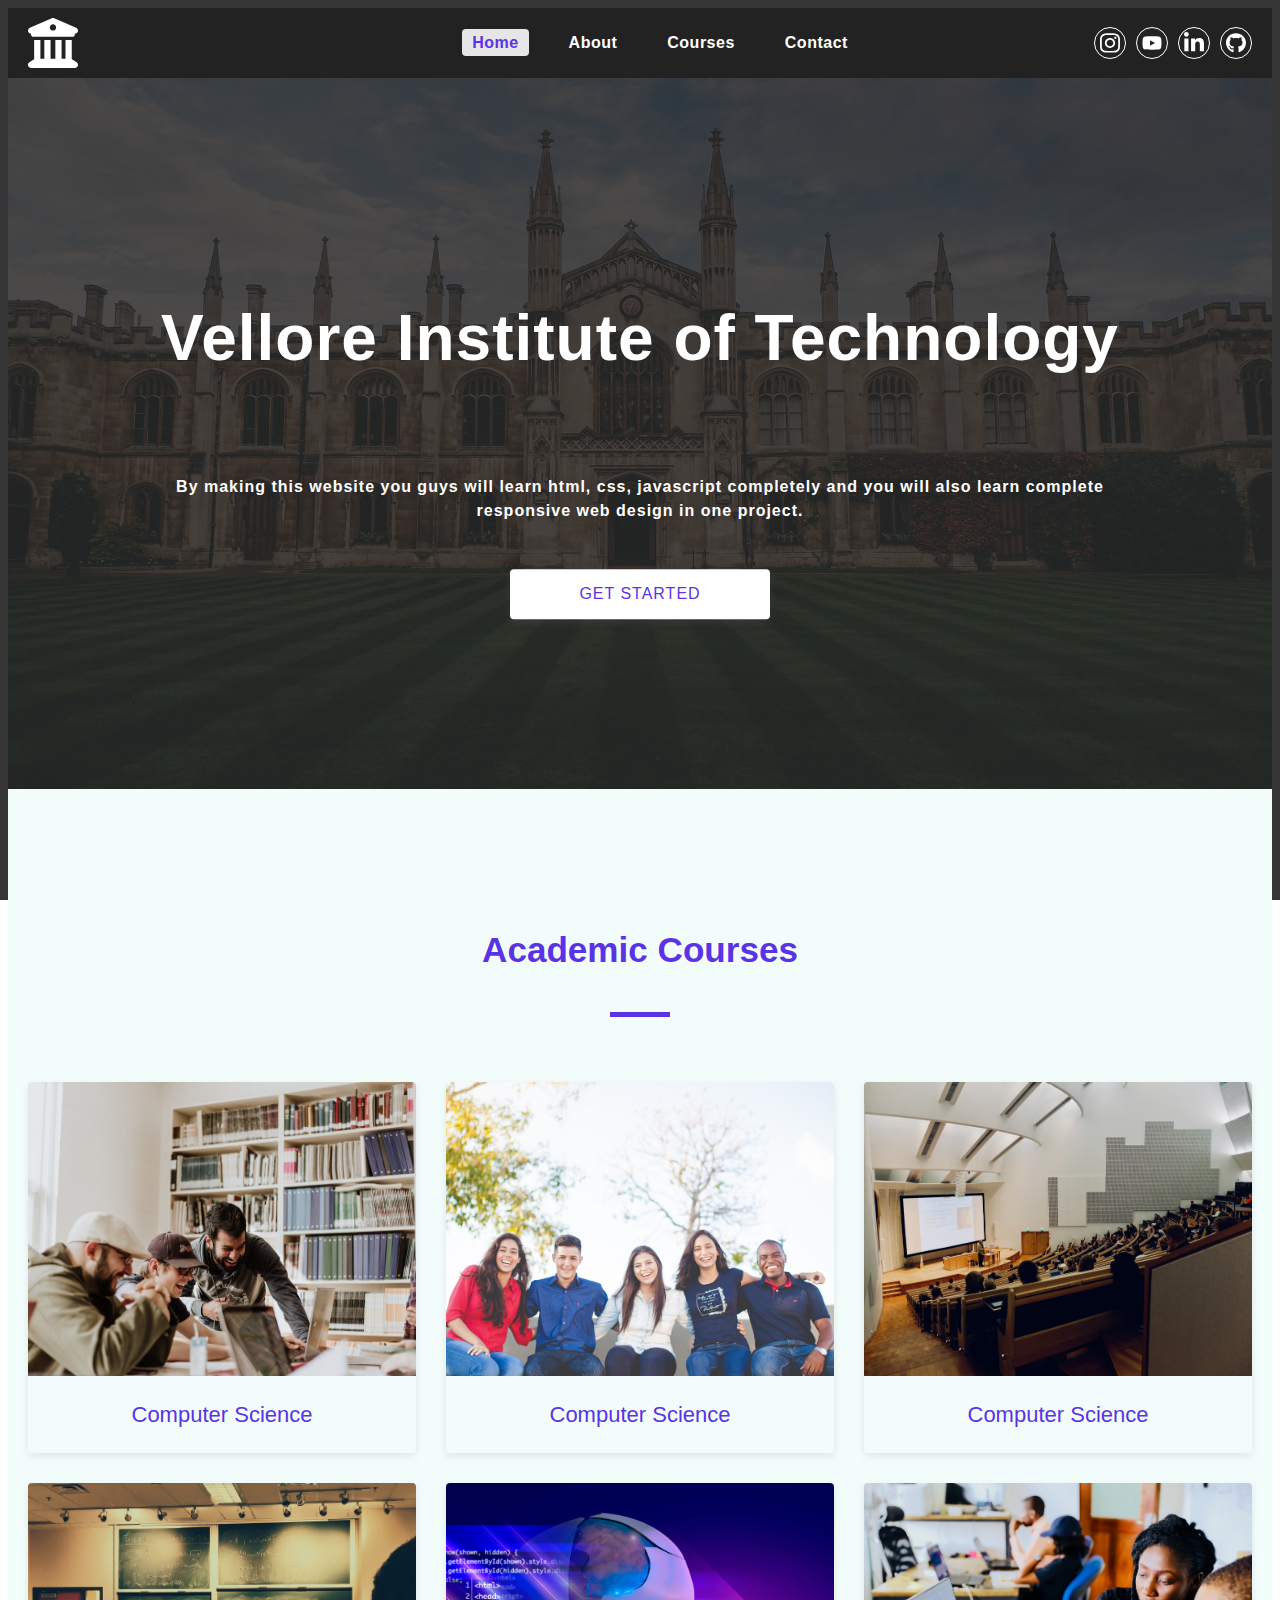
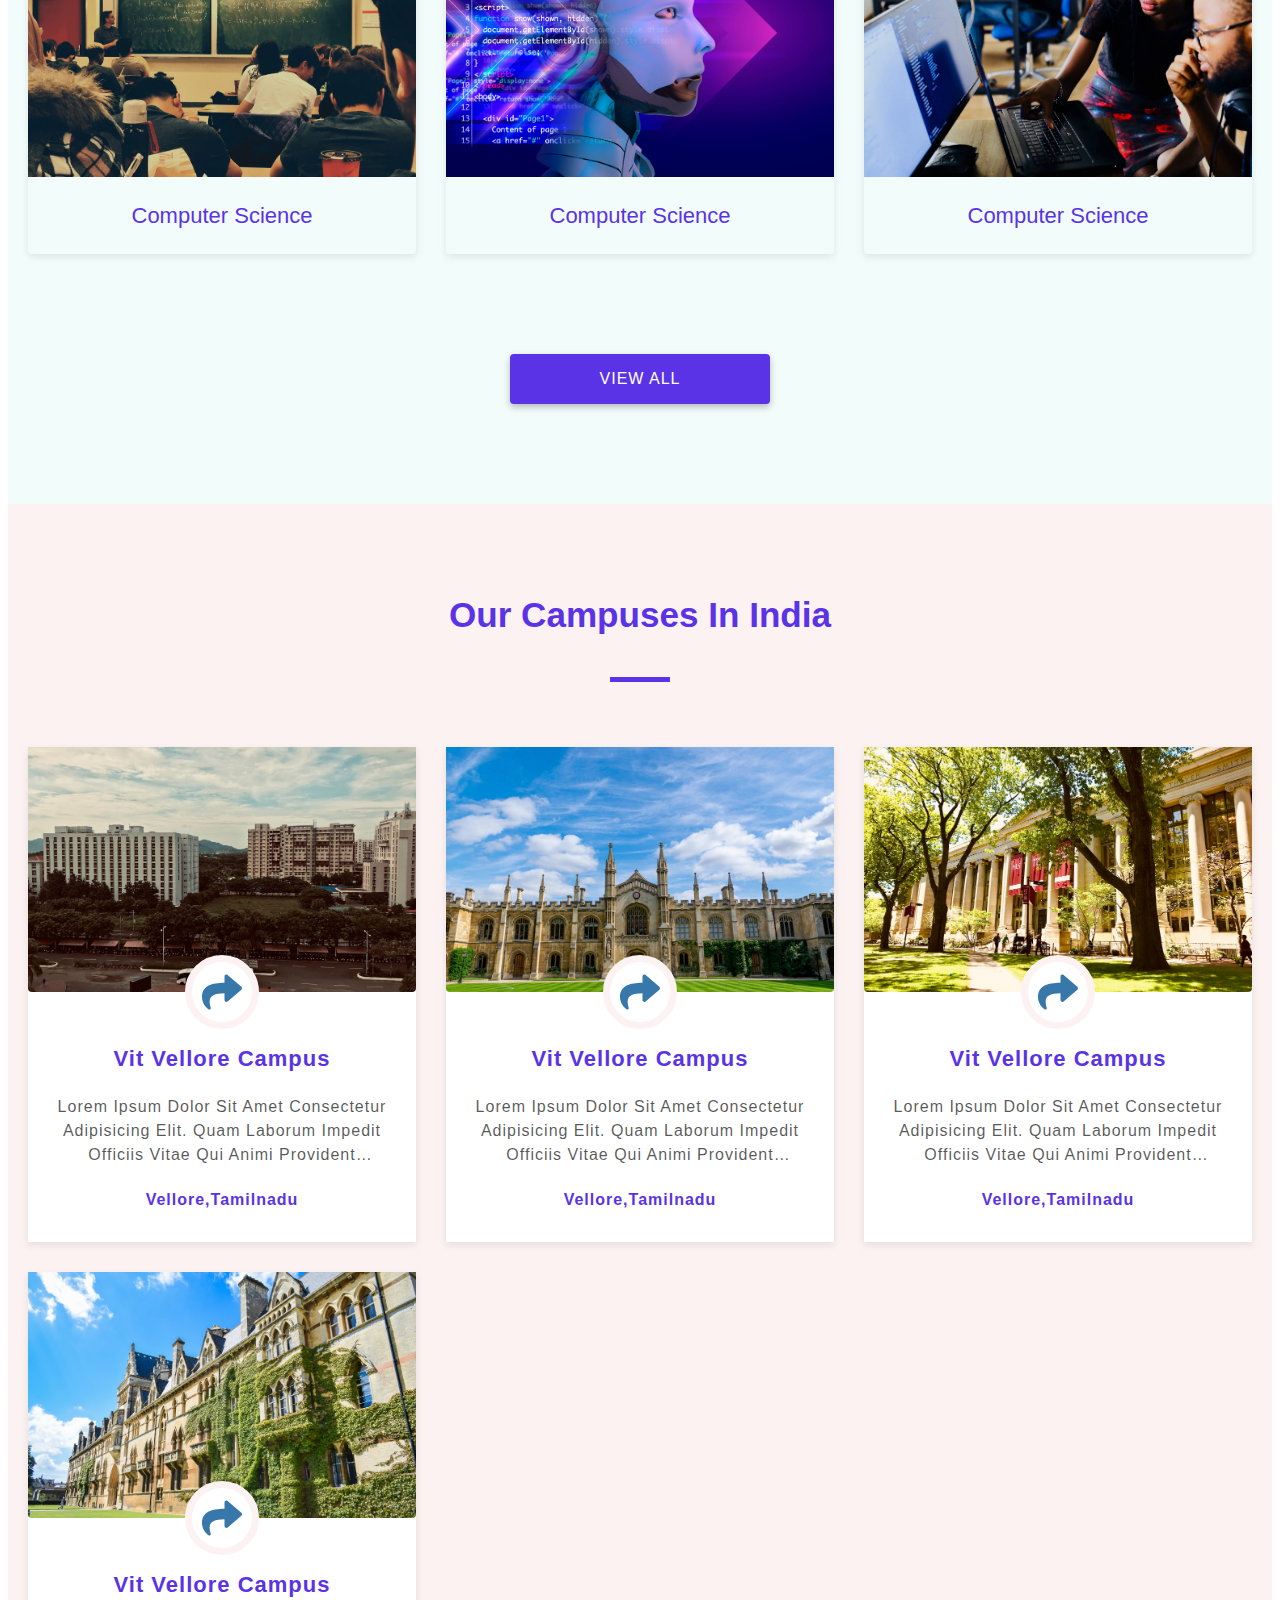
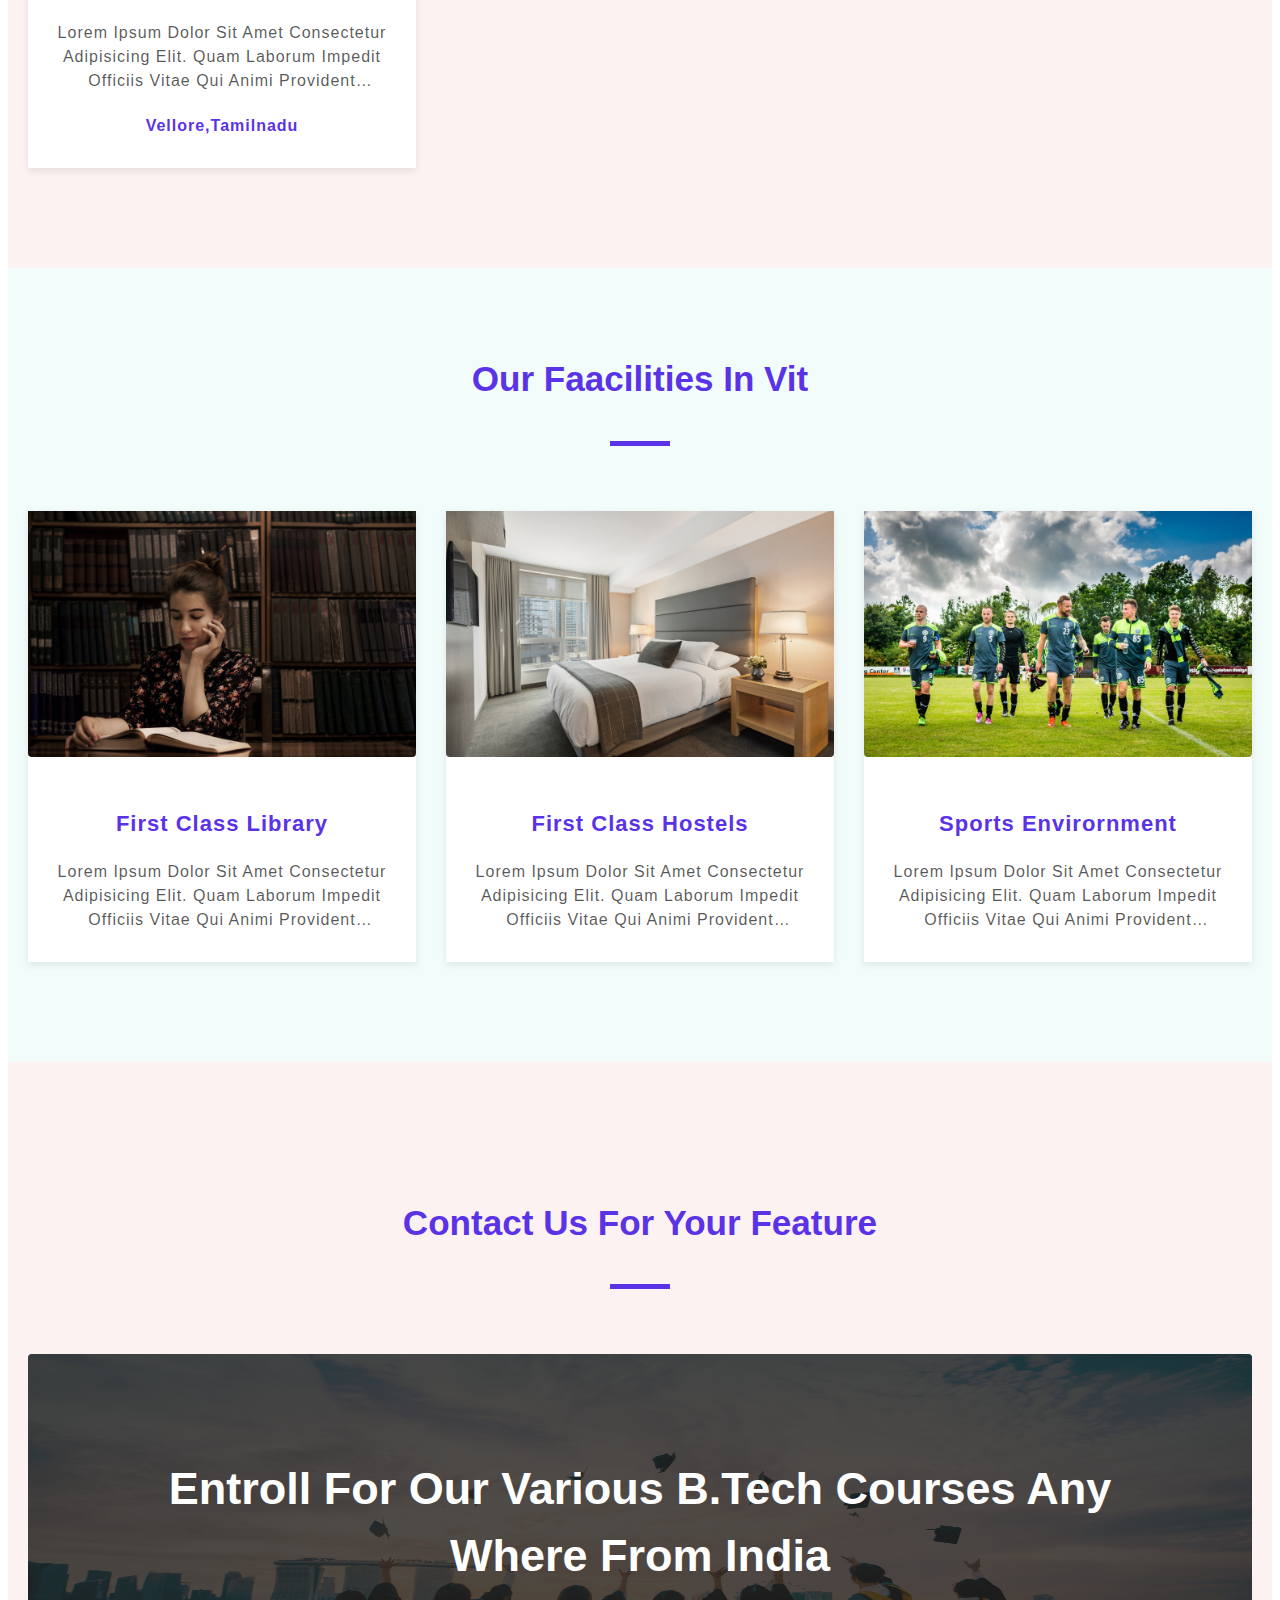
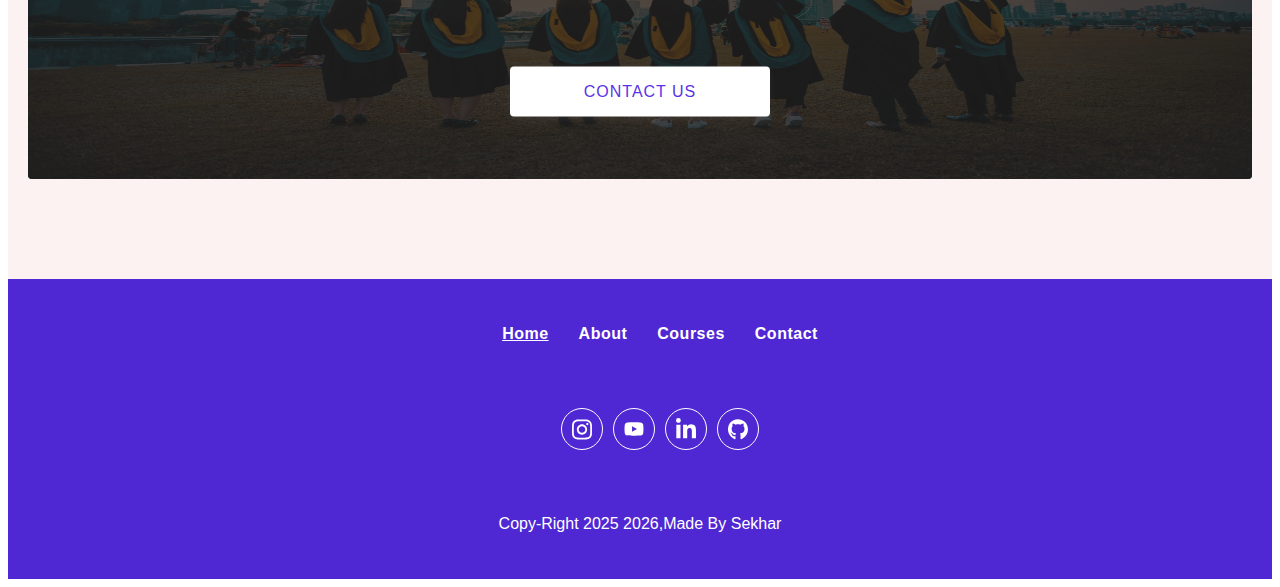
<file: index.html>
<!DOCTYPE html>
<html lang="en">
<head>
  <meta charset="UTF-8">
  <meta name="viewport" content="width=device-width, initial-scale=1.0">
  <title>srikanth | vellore of technology</title>
  <link 
  rel="shortcut icon" 
  href="./icons/university.svg" 
  type="image/x-icon"
  />
  <link rel="stylesheet" href="./css/style.css">
  <link rel="stylesheet" href="./css/navbar.css">
  <link rel="stylesheet" href="./css/common.css">
  <link rel="stylesheet" href="./css/sidebar.css">
  <link rel="stylesheet" href="./css/footer.css">
  <link rel="stylesheet" href="./css/home.css">
  <script src="./js/app.js" defer></script>
</head>
<body>
  <!-- nav section start -->
  <nav class="nav-container">
    <div class="nav-center wrapper">
      <div class="logo-section">
        <a href="./">
        <img src="./icons/university.svg"
         alt="university-logo" 
         class="logo"
         /></a>
      </div>
      <div class="hamburger">
         <img src="./icons/bars.svg" alt="side bar open button" />
      </div>
      <div class="nav-links-main">
        <ul  class="nav-links">
          <li><a href="./" class="nav-link active">home</a></li>
          <li><a href="./about.html" class="nav-link">about</a></li>
          <li><a href="./courses.html" class="nav-link">courses</a></li>
          <li><a href="./contact.html" class="nav-link">contact</a></li>

        </ul>
      </div>
      <div class="nav-social-links-main">
        <ul class="nav-social-links">
          <li class="nav-social-link">
            <a href="https://www.instagram.com/p.p.s.sekhar/" >
              <img src="./icons/instagram.svg" alt="instagram icon">
            </a>
          </li>
          <li class="nav-social-link">
            <a href="https://www.youtube.com/@sekhar_yt-telugu/" >
              <img src="./icons/youtube.svg" alt="youtube icon">
            </a>
          </li>
          <li class="nav-social-link">
            <a href="https://www.linkedin.com/in/p-p-s-sekhar-9000692a9/" >
              <img src="./icons/linkedin.svg" alt="linked in icon">
            </a>
          </li>
          <li class="nav-social-link">
            <a href="https://github.com/PARAMATIPREMASURYASEKHAR" >
              <img src="./icons/github.svg" alt="github icon">
            </a>
          </li>
        </ul>
      </div>
  </div>
  </nav>
  <!-- nav section end -->
   <!-- side bar start -->
    <aside class="sidebar-container">
      <div class="sidebar-center wrapper">
        <div class="side-header ">
          <div class="logo-selection">
            <a href="#home" >
              <img 
              src="./icons/university.svg" alt="university-logo" >
            </a>
          </div>
          <div class="close-button">
            <img src="./icons/close.svg" alt="side bar close button" />
          </div>
        </div>
        <div class="sidebar-content paddingtop-mobile-fifty">
          <div class="sidebar-links-main">
          <ul class="sidebar-links">
            <li><a href="./" class="nav-link active">home</a></li>
            <li><a href="./about.html" class="nav-link">about</a></li>
            <li><a href="./courses.html" class="nav-link">courses</a></li>
            <li><a href="./contact.html" class="nav-link">contact</a></li>
          </ul>
          </div>
        </div>
        
      </div>

    </aside>

  <!-- side bar end -->
  <!-- hero section start -->
   <div class="home-page page-hero-container">
      <div class="page-hero">
        <div class="hero-img-component">
          <div class="img-container">
            <img
              src="./assets/university-banner.jpeg"
              alt="home page hero image"
            />
          </div>
        </div>
        <div class="hero-box  paddingbottom-mobile-thirty paddingtop-mobile-fifty ">
          <div class="hero-content wrapper text-container text-center">
            <h1 class="heading ">Vellore Institute of Technology</h1>
            <p class="desc">
              By making this website you guys will learn html, css, javascript
              completely and you will also learn complete responsive web design
              in one project.
            </p>
            <div class="button-container">
              <a
                href="./contact.html"
                class="home-button button-primary-light display-inline-flex">get started</a>
            </div>
          </div>
        </div>
      </div>
    </div>
  <!-- hero section end -->



<!-- featured courses start-->
<div class="featured-courses-container light-blue-background">
  <div class="featured-courses-center wrapper">
    <div class="section-title paddingtop-mobile-fifty paddingtop-desktop-hundred">
      <h3 class="title">academic courses</h3>
      <div class="underline"></div>
    </div>
    <section
     class="featured-courses three-column-layout paddingtop-mobile-fifty paddingtop-desktop-fifty paddingbottom-mobile-fifty paddingbottom-desktop-hundred">
      <!-- single course start -->
       <article class="single-course">
        <div class="img-container">
          <img src="./assets/course-1.jpeg" alt="course1">
        </div>
        <div class="course-title">
          <p>computer science</p>
        </div>
       </article>
      <!-- single course end -->
      <!-- single course start -->
       <article class="single-course">
        <div class="img-container">
          <img src="./assets/course-2.jpeg" alt="course2">
        </div>
        <div class="course-title">
          <p>computer science</p>
        </div>
       </article>
      <!-- single course end -->
      <!-- single course start -->
       <article class="single-course">
        <div class="img-container">
          <img src="./assets/course-3.jpeg" alt="course3">
        </div>
        <div class="course-title">
          <p>computer science</p>
        </div>
       </article>
      <!-- single course end -->
      <!-- single course start -->
       <article class="single-course">
        <div class="img-container">
          <img src="./assets/course-4.jpeg" alt="course4">
        </div>
        <div class="course-title">
          <p>computer science</p>
        </div>
       </article>
      <!-- single course end -->
      <!-- single course start -->
       <article class="single-course">
        <div class="img-container">
          <img src="./assets/course-5.jpeg" alt="course5">
        </div>
        <div class="course-title">
          <p>computer science</p>
        </div>
       </article>
      <!-- single course end -->
      <!-- single course start -->
       <article class="single-course">
        <div class="img-container">
          <img src="./assets/course-6.jpeg" alt="course6">
        </div>
        <div class="course-title">
          <p>computer science</p>
        </div>
       </article>
      <!-- single course end -->
    </section>
    <div class="text-center paddingbottom-mobile-fifty paddingbottom-desktop-hundred " >
       <a 
       href="./courses.html" 
       class="button-primary-dark ">view all</a>
    </div>
  </div>
</div>

<!-- featured courses end -->

<!-- our campuses start -->
 <div class="our-campuses-container light-pink-background">
  <div class="our-campuses-center wrapper">
    <div class="section-title paddingtop-mobile-fifty paddingtop-desktop-fifty">
      <h3
         class="title">our campuses in india
      </h3>
      <div class="underline"></div>
    </div>
      <section class="our-campuses three-column-layout paddingtop-mobile-fifty paddingtop-desktop-fifty paddingbottom-mobile-fifty paddingbottom-desktop-hundred">
        <!-- single campus start -->
         <article class="each-campues">
          <div class="image-container">
            <img src="./assets/campus-1.jpeg" alt="campus-1">
              <a href="#" class="share-icon-campus">
                <img src="./icons/share.svg" alt="share icon">
              </a>
          </div>
          <div class="campus-info text-center">
            <h2 class="campus-title">vit vellore campus </h2>
            <p class="desc">Lorem ipsum dolor sit amet consectetur adipisicing elit. Quam laborum impedit officiis vitae qui animi provident necessitatibus veritatis obcaecati cum odio aspernatur molestiae aut beatae, cupiditate magnam ex ea dolores.</p>
            <h4 class="adress">vellore,tamilnadu</h4>
          </div>
         </article>
        <!-- single campus end -->
        <!-- single campus start -->
         <article class="each-campues">
          <div class="image-container">
            <img src="./assets/campus-2.jpeg" alt="campus-2">
              <a href="#" class="share-icon-campus">
                <img src="./icons/share.svg" alt="share icon">
              </a>
          </div>
          <div class="campus-info text-center">
            <h2 class="campus-title">vit vellore campus </h2>
            <p class="desc">Lorem ipsum dolor sit amet consectetur adipisicing elit. Quam laborum impedit officiis vitae qui animi provident necessitatibus veritatis obcaecati cum odio aspernatur molestiae aut beatae, cupiditate magnam ex ea dolores.</p>
            <h4 class="adress">vellore,tamilnadu</h4>
          </div>
         </article>
        <!-- single campus end -->
        <!-- single campus start -->
         <article class="each-campues">
          <div class="image-container">
            <img src="./assets/campus-3.jpeg" alt="campus-3">
              <a href="#" class="share-icon-campus">
                <img src="./icons/share.svg" alt="share icon">
              </a>
          </div>
          <div class="campus-info text-center">
            <h2 class="campus-title">vit vellore campus </h2>
            <p class="desc">Lorem ipsum dolor sit amet consectetur adipisicing elit. Quam laborum impedit officiis vitae qui animi provident necessitatibus veritatis obcaecati cum odio aspernatur molestiae aut beatae, cupiditate magnam ex ea dolores.</p>
            <h4 class="adress">vellore,tamilnadu</h4>
          </div>
         </article>
        <!-- single campus end -->
        <!-- single campus start -->
         <article class="each-campues">
          <div class="image-container">
            <img src="./assets/campus-4.jpeg" alt="campus-4">
              <a href="#" class="share-icon-campus">
                <img src="./icons/share.svg" alt="share icon">
              </a>
          </div>
          <div class="campus-info text-center">
            <h2 class="campus-title">vit vellore campus </h2>
            <p class="desc">Lorem ipsum dolor sit amet consectetur adipisicing elit. Quam laborum impedit officiis vitae qui animi provident necessitatibus veritatis obcaecati cum odio aspernatur molestiae aut beatae, cupiditate magnam ex ea dolores.</p>
            <h4 class="adress">vellore,tamilnadu</h4>
          </div>
         </article>
        <!-- single campus end -->
      </section>
    </div>
  </div>
 </div>


<!-- our campuses end -->
 <!-- facilities section start -->
  <div class="our-facilities-container light-blue-background">
    <div class="our-facilities-center wrapper">
      <div class="section-title paddingtop-mobile-fifty paddingtop-desktop-fifty">
      <h3
         class="title">our faacilities in vit
      </h3>
      <div class="underline"></div>
      </div>
      <section class="our-campuses three-column-layout paddingtop-mobile-fifty paddingtop-desktop-fifty paddingbottom-mobile-fifty paddingbottom-desktop-hundred">
        <!-- single campus start -->
         <article class="each-campues">
          <div class="image-container">
            <img src="./assets/facility-1.jpeg" alt="facility-1">
          </div>
          <div class="campus-info text-center">
            <h2 class="campus-title">first class library </h2>
            <p class="desc">Lorem ipsum dolor sit amet consectetur adipisicing elit. Quam laborum impedit officiis vitae qui animi provident necessitatibus veritatis obcaecati cum odio aspernatur molestiae aut beatae, cupiditate magnam ex ea dolores.</p>
          </div>
         </article>
        <!-- single campus end -->
        <!-- single campus start -->
         <article class="each-campues">
          <div class="image-container">
            <img src="./assets/facility-2.jpeg" alt="facility-1">
          </div>
          <div class="campus-info text-center">
            <h2 class="campus-title">first class hostels
               </h2>
            <p class="desc">Lorem ipsum dolor sit amet consectetur adipisicing elit. Quam laborum impedit officiis vitae qui animi provident necessitatibus veritatis obcaecati cum odio aspernatur molestiae aut beatae, cupiditate magnam ex ea dolores.</p>
          </div>
         </article>
        <!-- single campus end -->
        <!-- single campus start -->
         <article class="each-campues">
          <div class="image-container">
            <img src="./assets/facility-3.jpeg" alt="facility-1">
          </div>
          <div class="campus-info text-center">
            <h2 class="campus-title">sports envirornment </h2>
            <p class="desc">Lorem ipsum dolor sit amet consectetur adipisicing elit. Quam laborum impedit officiis vitae qui animi provident necessitatibus veritatis obcaecati cum odio aspernatur molestiae aut beatae, cupiditate magnam ex ea dolores.</p>
          </div>
         </article>
        <!-- single campus end -->
        
     
      </section>

      </section>
      </div>
    </div>

  </div>
 <!-- facilities section end -->


  <!-- contact promotion section start -->
    <div class="contact-promotion-container  light-pink-background">
      <div class="contact-promotion-center wrapper">
        <div class="section-title paddingtop-mobile-fifty paddingtop-desktop-hundred">
          <h3 class="title">contact us for your feature</h3>
          <div class="underline"></div>
        </div>
        <section 
        class="contact-promotion paddingtop-mobile-thirty paddingtop-desktop-fifty paddingbottom-mobile-fifty paddingbottom-desktop-hundred ">
        <div class="contact-promo-img">
            <img src="./assets/contact-promotion.jpeg" alt="contact-promotion image">
          <div class="contact-info-container text-center text-container">
            <h2 class="contact-heading">
              entroll for our various b.tech courses any where from india
            </h2>
            <a href="./contact.html" class="button-primary-light">contact us</a>

          </div>
        </div>
        </section>

      </div>
    </div>

  <!--  contact promotion section end -->

  <!-- footer session start -->
   <footer>
    <div class="footer-container ">
      <div class="footer-center wrapper">

        <div class="footer-links-main">
          <ul class="footer-links">
            <li><a href="./" class="footer-link active">home</a></li>
            <li><a href="./about.html" class="footer-link">about</a></li>
            <li><a href="./courses.html" class="footer-link">courses</a></li>
            <li><a href="./contact.html" class="footer-link">contact</a></li>

          </ul>
        </div>
        <div class="social-links-main">
          <ul class="social-links">
            <li class="social-link"><a href="https://www.instagram.com/p.p.s.sekhar/" ><img src="./icons/instagram.svg" alt="instagram icon"></a>
            </li>
            <li class="social-link"><a href="https://www.youtube.com/@sekhar_yt-telugu/" ><img src="./icons/youtube.svg" alt="youtube icon"></a>
            </li>
            <li class="social-link"><a href="https://www.linkedin.com/in/p-p-s-sekhar-9000692a9/" ><img src="./icons/linkedin.svg" alt="linked in icon"> </a>
            </li>
            <li class="social-link"><a href="https://github.com/PARAMATIPREMASURYASEKHAR" ><img src="./icons/github.svg" alt="github icon"></a>
            </li>
          </ul>
        </div>
        
        <div class="footer-copy-right">
          <p>copy-right 2025 <span class="copy-right-date">2026</span>,made by sekhar  </p>     
        </div>


      </div>
    </div>
   </footer>
  <!-- footer session end -->
</body>
</html>
</file>
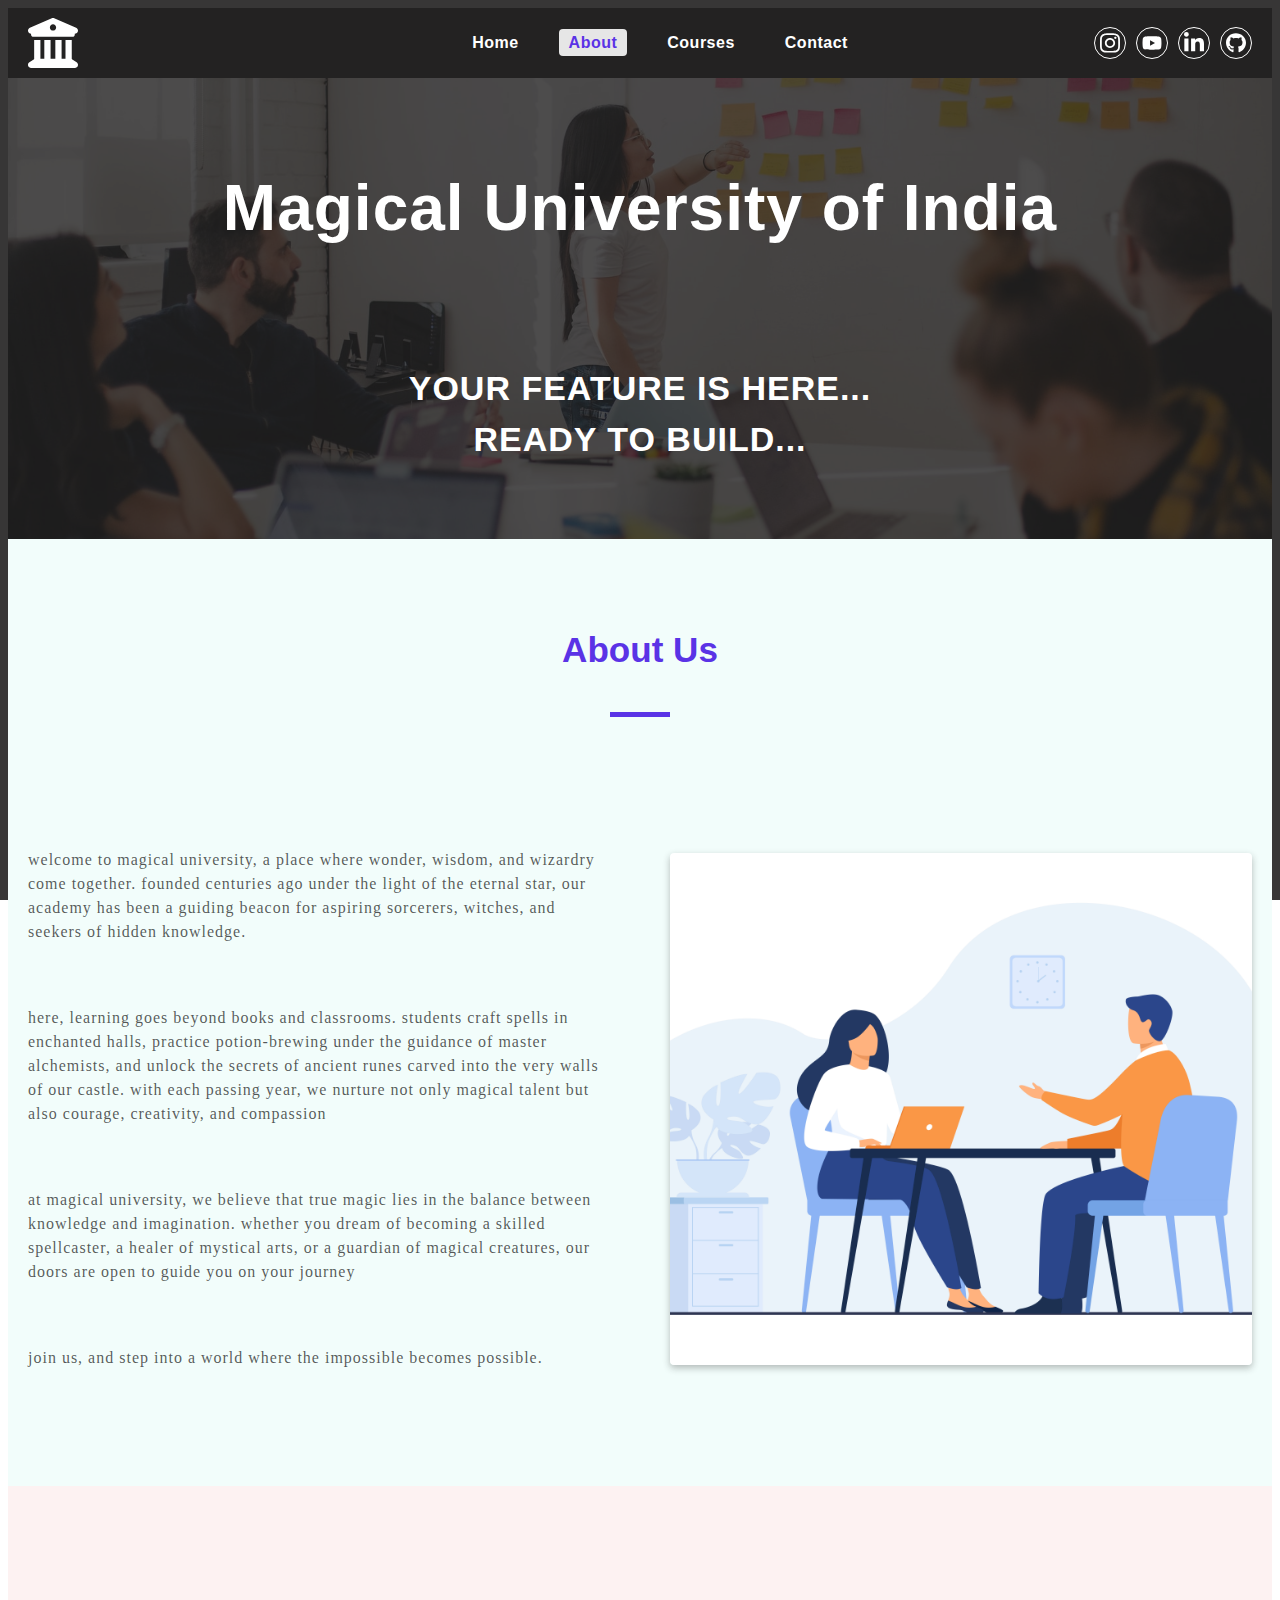
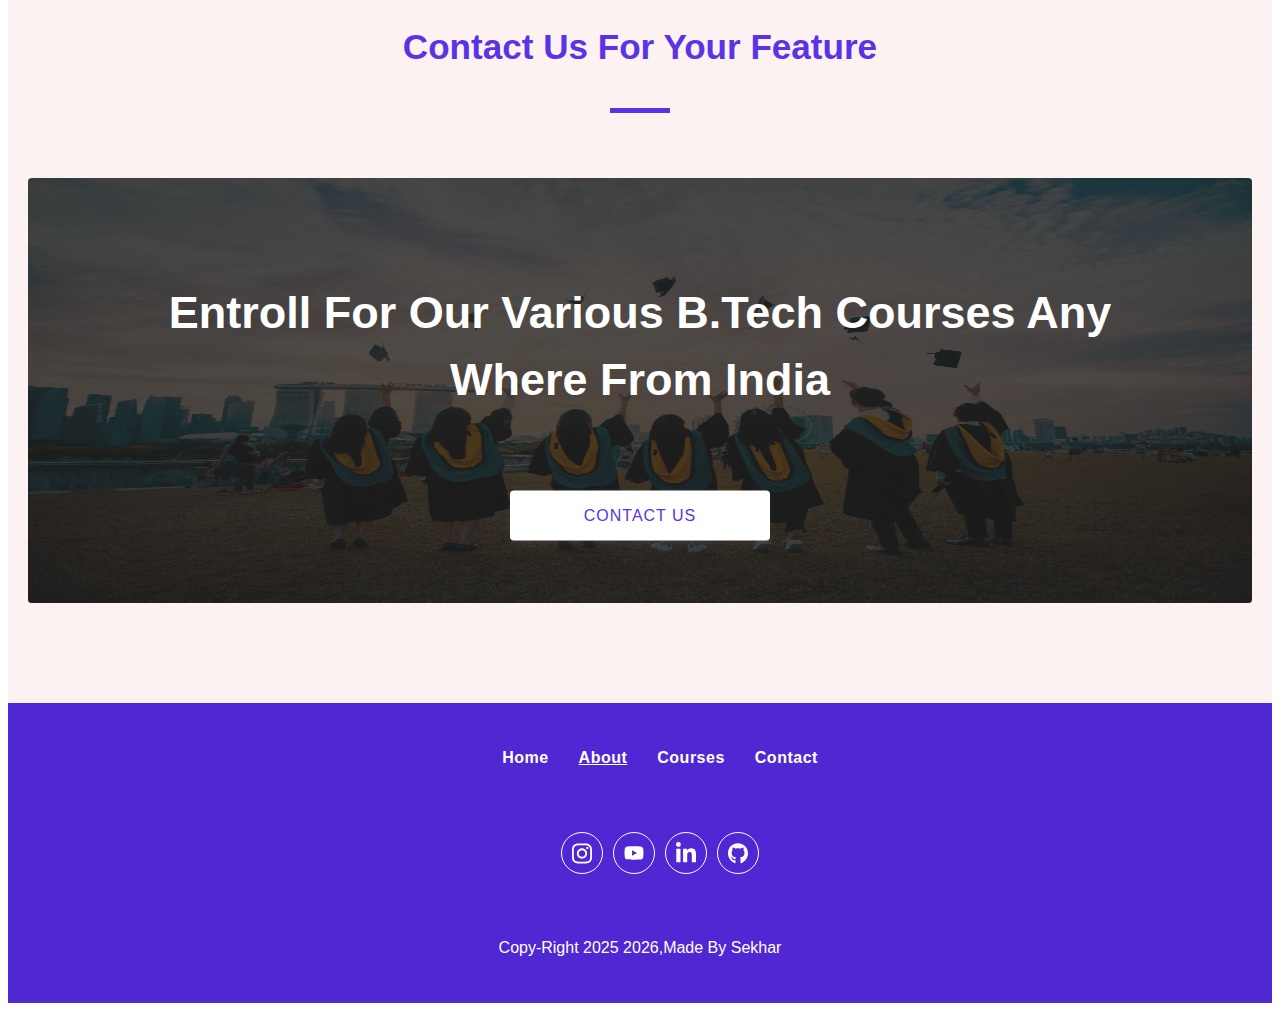
<file: about.html>
<!DOCTYPE html>
<html lang="en">
<head>
  <meta charset="UTF-8">
  <meta name="viewport" content="width=device-width, initial-scale=1.0">
  <title>srikanth |about vellore of technology</title>
  <link rel="shortcut icon" href="./icons/university.svg" type="image/x-icon">
  <link rel="stylesheet" href="./css/style.css">
  <link rel="stylesheet" href="./css/navbar.css">
  <link rel="stylesheet" href="./css/common.css">
  <link rel="stylesheet" href="./css/sidebar.css">
  <link rel="stylesheet" href="./css/footer.css">
  <link rel="stylesheet" href="./css/single-featured.css">
  <script src="./js/app.js" defer></script>
</head>
<body>
  <!-- nav section start -->
  <nav class="nav-container">
    <div class="nav-center wrapper">
      <div class="logo-section">
        <a href="./">
        <img src="./icons/university.svg"
         alt="university-logo" 
         class="logo"
         /></a>
      </div>
      <div class="hamburger">
         <img src="./icons/bars.svg" alt="side bar open button" />
      </div>
      <div class="nav-links-main">
        <ul  class="nav-links">
          <li><a href="./" class="nav-link ">home</a></li>
          <li><a href="./about.html" class="nav-link active">about</a></li>
          <li><a href="./courses.html" class="nav-link">courses</a></li>
          <li><a href="./contact.html" class="nav-link">contact</a></li>

        </ul>
      </div>
      <div class="nav-social-links-main">
        <ul class="nav-social-links">
          <li class="nav-social-link">
            <a href="https://www.instagram.com/p.p.s.sekhar/" >
              <img src="./icons/instagram.svg" alt="instagram icon">
            </a>
          </li>
          <li class="nav-social-link">
            <a href="https://www.youtube.com/@sekhar_yt-telugu/" >
              <img src="./icons/youtube.svg" alt="youtube icon">
            </a>
          </li>
          <li class="nav-social-link">
            <a href="https://www.linkedin.com/in/p-p-s-sekhar-9000692a9/" >
              <img src="./icons/linkedin.svg" alt="linked in icon">
            </a>
          </li>
          <li class="nav-social-link">
            <a href="https://github.com/PARAMATIPREMASURYASEKHAR" >
              <img src="./icons/github.svg" alt="github icon">
            </a>
          </li>
        </ul>
      </div>
  </div>
  </nav>
  <!-- nav section end -->
   <!-- side bar start -->
    <aside class="sidebar-container">
      <div class="sidebar-center wrapper">
        <div class="side-header ">
          <div class="logo-selection">
            <a href="#home" >
              <img 
              src="./icons/university.svg" alt="university-logo" >
            </a>
          </div>
          <div class="close-button">
            <img src="./icons/close.svg" alt="side bar close button" />
          </div>
        </div>
        <div class="sidebar-content paddingtop-mobile-fifty">
          <div class="sidebar-links-main">
          <ul class="sidebar-links">
            <li><a href="./" class="nav-link ">home</a></li>
            <li><a href="./about.html" class="nav-link active">about</a></li>
            <li><a href="./courses.html" class="nav-link">courses</a></li>
            <li><a href="./contact.html" class="nav-link">contact</a></li>
          </ul>
          </div>
        </div>
        
      </div>

    </aside>

  <!-- side bar end -->

   <!-- hero section start -->
       <div class="page-hero-container">
      <div class="page-hero">
        <div class="hero-img-component">
          <div class="img-container">
            <img
              src="./assets/about-banner.jpeg"
              alt="home page hero image"
            />
          </div>
        </div>
        <div
          class="hero-box paddingbottom-mobile-thirty paddingtop-mobile-fifty">
          <div class="hero-content wrapper text-container text-center">
            <h1 class="heading">Magical University of India</h1>
            <h3 class="small-heading">your feature is here...<br> ready to build...
            </h3>
          </div>
        </div>
      </div>
    </div>
  <!-- hero section end -->
<!-- single featured container start -->
<div class="single-featured-container light-blue-background reverse-content">
  <div class="single-featured-center wrapper">
    <div class="section-title paddingtop-mobile-fifty paddingtop-desktop-fifty">
      <h3 class="title">About us</h3>
    <div class="underline"></div>
    </div>
    <div class="single-featured paddingbottom-mobile-fifty paddingbottom-desktop-hundred paddingtop-mobile-fifty paddingtop-desktop-hundred">
      <div class="image-component single-featured-image">
        <img src="./assets/about-section.jpeg" alt="about-section">
      </div>
      <div class="single-featured-text-component paddingtop-mobile-ten">
        <div class="featured-center">
          <div class="about-info">
            <p>Welcome to Magical University, a place where wonder, wisdom, and wizardry come together. Founded centuries ago under the light of the Eternal Star, our academy has been a guiding beacon for aspiring sorcerers, witches, and seekers of hidden knowledge.</p>
            <p>Here, learning goes beyond books and classrooms. Students craft spells in enchanted halls, practice potion-brewing under the guidance of master alchemists, and unlock the secrets of ancient runes carved into the very walls of our castle. With each passing year, we nurture not only magical talent but also courage, creativity, and compassion</p>
            <p>At Magical University, we believe that true magic lies in the balance between knowledge and imagination. Whether you dream of becoming a skilled spellcaster, a healer of mystical arts, or a guardian of magical creatures, our doors are open to guide you on your journey</p>
            <p>Join us, and step into a world where the impossible becomes possible.</p>
          </div>
        </div>
      </div>
    </div>

  </div>
</div>
<!-- single featured container end -->
<!-- contact promotion section start -->
    <div class="contact-promotion-container  light-pink-background">
      <div class="contact-promotion-center wrapper">
        <div class="section-title paddingtop-mobile-fifty paddingtop-desktop-hundred">
          <h3 class="title">contact us for your feature</h3>
          <div class="underline"></div>
        </div>
        <section 
        class="contact-promotion paddingtop-mobile-thirty paddingtop-desktop-fifty paddingbottom-mobile-fifty paddingbottom-desktop-hundred ">
        <div class="contact-promo-img">
            <img src="./assets/contact-promotion.jpeg" alt="contact-promotion image">
          <div class="contact-info-container text-center text-container">
            <h2 class="contact-heading">
              entroll for our various b.tech courses any where from india
            </h2>
            <a href="./contact.html" class="button-primary-light">contact us</a>

          </div>
        </div>
        </section>

      </div>
    </div>

  <!--  contact promotion section end -->

  <!-- footer session start -->
   <footer>
    <div class="footer-container">
      <div class="footer-center wrapper">

        <div class="footer-links-main">
          <ul class="footer-links">
            <li><a href="./" class="footer-link ">home</a></li>
            <li><a href="./about.html" class="footer-link active">about</a></li>
            <li><a href="./courses.html" class="footer-link">courses</a></li>
            <li><a href="./contact.html" class="footer-link">contact</a></li>

          </ul>
        </div>
        <div class="social-links-main">
          <ul class="social-links">
            <li class="social-link"><a href="https://www.instagram.com/p.p.s.sekhar/" ><img src="./icons/instagram.svg" alt="instagram icon"></a>
            </li>
            <li class="social-link"><a href="https://www.youtube.com/@sekhar_yt-telugu/" ><img src="./icons/youtube.svg" alt="youtube icon"></a>
            </li>
            <li class="social-link"><a href="https://www.linkedin.com/in/p-p-s-sekhar-9000692a9/" ><img src="./icons/linkedin.svg" alt="linked in icon"> </a>
            </li>
            <li class="social-link"><a href="https://github.com/PARAMATIPREMASURYASEKHAR" ><img src="./icons/github.svg" alt="github icon"></a>
            </li>
          </ul>
        </div>
        
        <div class="footer-copy-right">
          <p>copy-right 2025 <span class="copy-right-date">2026</span>,made by sekhar  </p>     
        </div>


      </div>
    </div>
   </footer>
  <!-- footer session end -->
</body>
</html>
</file>
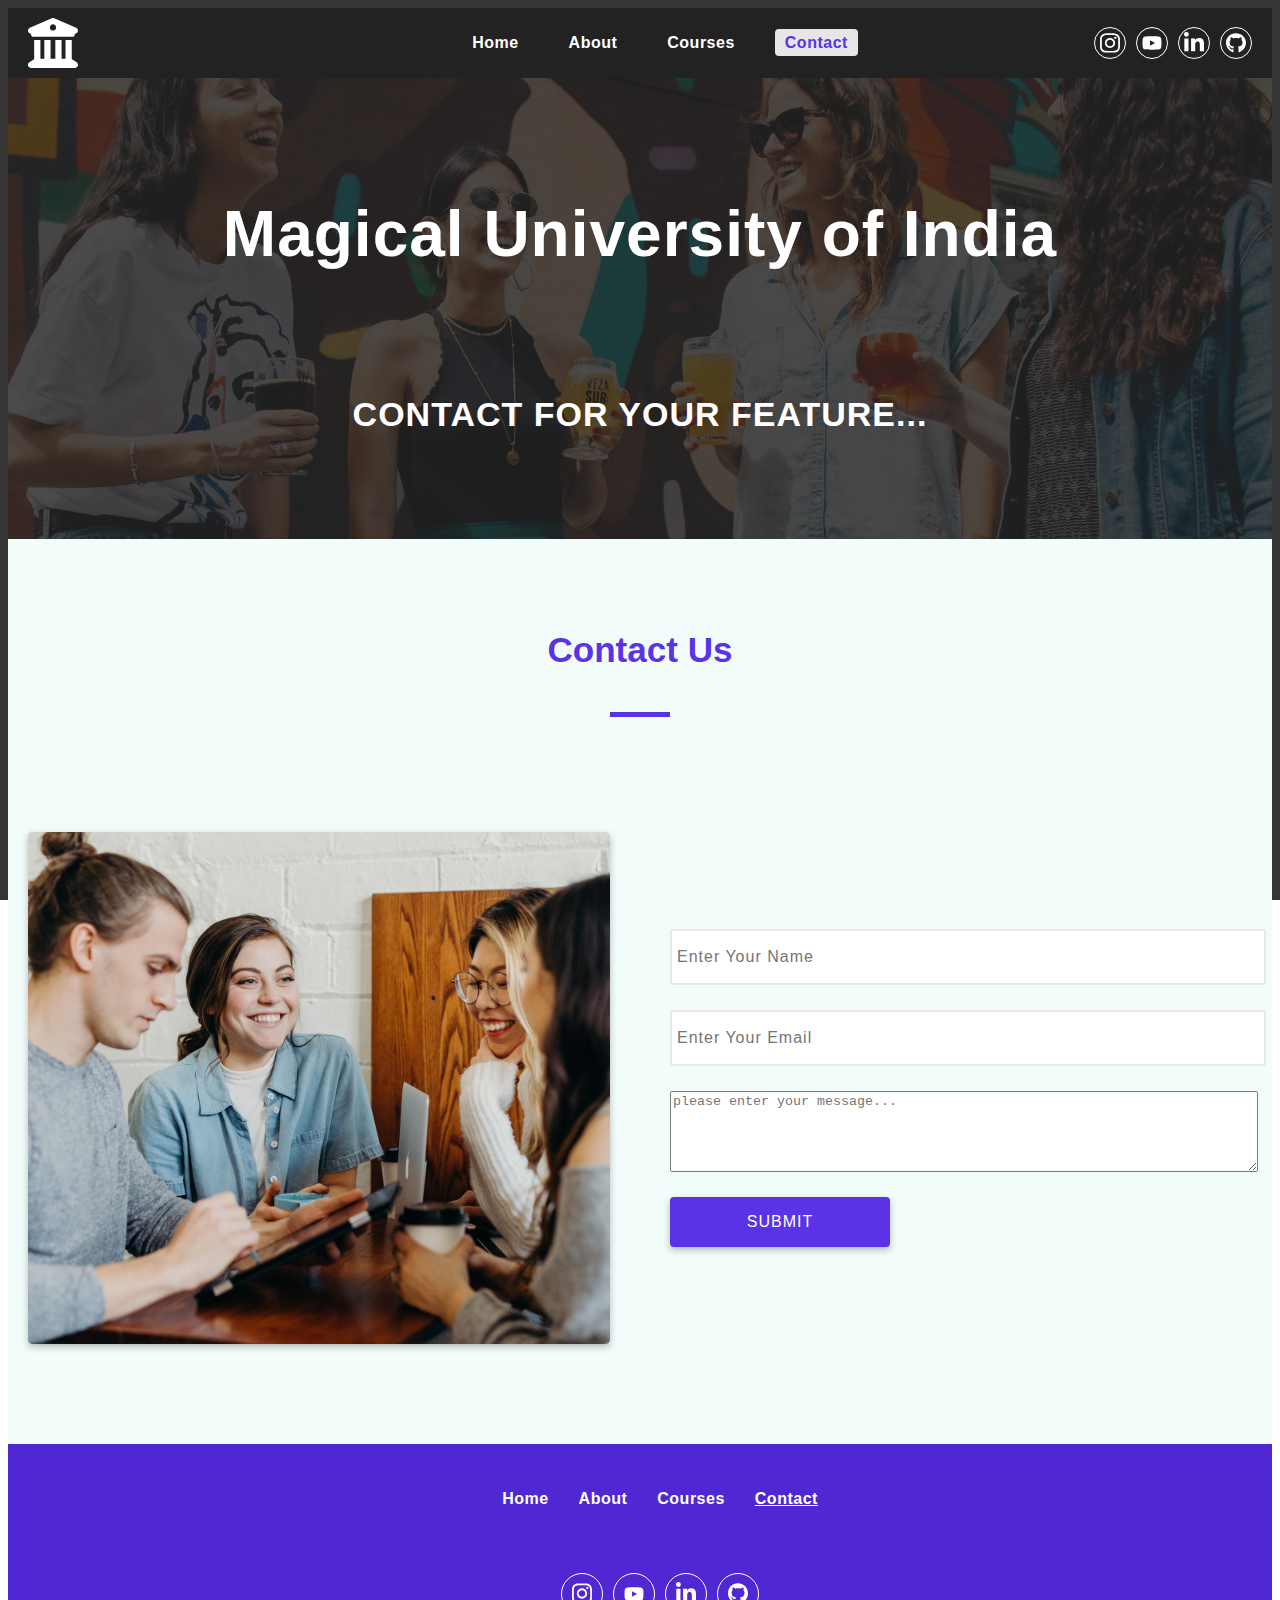
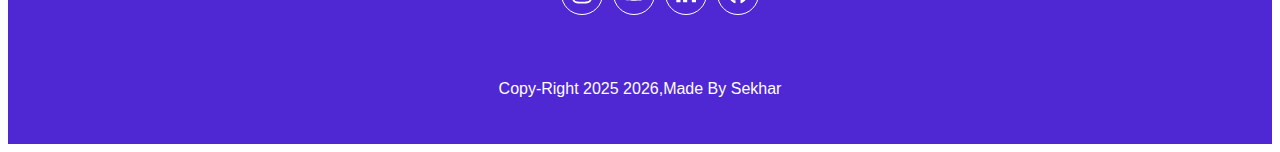
<file: contact.html>
<!DOCTYPE html>
<html lang="en">
<head>
  <meta charset="UTF-8">
  <meta name="viewport" content="width=device-width, initial-scale=1.0">
  <title>srikanth |contact  vellore of technology</title>
  <link rel="shortcut icon" href="./icons/university.svg" type="image/x-icon">
  <link rel="stylesheet" href="./css/style.css">
  <link rel="stylesheet" href="./css/navbar.css">
  <link rel="stylesheet" href="./css/common.css">
  <link rel="stylesheet" href="./css/sidebar.css">
  <link rel="stylesheet" href="./css/footer.css">
  <link rel="stylesheet" href="./css/single-featured.css">
  <script src="./js/app.js" defer></script>
</head>
<body>
  <!-- nav section start -->
  <nav class="nav-container">
    <div class="nav-center wrapper">
      <div class="logo-section">
        <a href="./">
        <img src="./icons/university.svg"
         alt="university-logo" 
         class="logo"
         /></a>
      </div>
      <div class="hamburger">
         <img src="./icons/bars.svg" alt="side bar open button" />
      </div>
      <div class="nav-links-main">
        <ul  class="nav-links">
          <li><a href="./" class="nav-link ">home</a></li>
          <li><a href="./about.html" class="nav-link">about</a></li>
          <li><a href="./courses.html" class="nav-link">courses</a></li>
          <li><a href="./contact.html" class="nav-link active">contact</a></li>

        </ul>
      </div>
      <div class="nav-social-links-main">
        <ul class="nav-social-links">
          <li class="nav-social-link">
            <a href="https://www.instagram.com/p.p.s.sekhar/" >
              <img src="./icons/instagram.svg" alt="instagram icon">
            </a>
          </li>
          <li class="nav-social-link">
            <a href="https://www.youtube.com/@sekhar_yt-telugu/" >
              <img src="./icons/youtube.svg" alt="youtube icon">
            </a>
          </li>
          <li class="nav-social-link">
            <a href="https://www.linkedin.com/in/p-p-s-sekhar-9000692a9/" >
              <img src="./icons/linkedin.svg" alt="linked in icon">
            </a>
          </li>
          <li class="nav-social-link">
            <a href="https://github.com/PARAMATIPREMASURYASEKHAR" >
              <img src="./icons/github.svg" alt="github icon">
            </a>
          </li>
        </ul>
      </div>
  </div>
  </nav>
  <!-- nav section end -->
   <!-- side bar start -->
    <aside class="sidebar-container">
      <div class="sidebar-center wrapper">
        <div class="side-header ">
          <div class="logo-selection">
            <a href="#home" >
              <img 
              src="./icons/university.svg" alt="university-logo" >
            </a>
          </div>
          <div class="close-button">
            <img src="./icons/close.svg" alt="side bar close button" />
          </div>
        </div>
        <div class="sidebar-content paddingtop-mobile-fifty">
          <div class="sidebar-links-main">
          <ul class="sidebar-links">
            <li><a href="./" class="nav-link ">home</a></li>
            <li><a href="./about.html" class="nav-link">about</a></li>
            <li><a href="./courses.html" class="nav-link">courses</a></li>
            <li><a href="./contact.html" class="nav-link active">contact</a></li>
          </ul>
          </div>
        </div>
        
      </div>

    </aside>

  <!-- side bar end -->

  <!-- hero section start -->
       <div class="page-hero-container">
      <div class="page-hero">
        <div class="hero-img-component">
          <div class="img-container">
            <img
              src="./assets/contact-banner.jpeg"
              alt="contact page hero image"
            />
          </div>
        </div>
        <div
          class="hero-box paddingbottom-mobile-thirty paddingtop-mobile-fifty">
          <div class="hero-content wrapper text-container text-center">
            <h1 class="heading">Magical University of India </h1>
            <h3 class="small-heading">contact for your feature...
            </h3>
          </div>
        </div>
      </div>
    </div>
  <!-- hero section end -->
<!-- single featured container start -->
<div class="single-featured-container light-blue-background">
  <div class="single-featured-center wrapper">
    <div
     class="section-title paddingtop-mobile-fifty paddingtop-desktop-fifty">
      <h3 class="title">contact us</h3>
    <div class="underline"></div>
    </div>
    <section class="single-featured paddingbottom-mobile-fifty paddingbottom-desktop-hundred paddingtop-mobile-fifty paddingtop-desktop-hundred">
      <div class="image-component single-featured-image ">
        <img src="./assets/contact-section.jpeg" alt="contact-section">
      </div>

      <div class="single-featured-text-component paddingtop-mobile-fifty">
        <div class="featured-center">
          <div class="about-info">
            <form  class="contact-us-form">
              <input type="text"
              placeholder="enter your name" 
              class="primary-input full-width-desktop full-width-mobile"
              required
              >
              <input type="email" 
              placeholder="enter your email" 
              class="primary-input full-width-desktop full-width-mobile"
              required
              >
              <textarea name="message"
              id="message" 
              class="primary-textarea full-width-desktop full-width-mobile" 
              col="30" rows="5" 
              placeholder="please enter your message..."></textarea>
            <button class="button-primary-dark full-width-mobile">submit
            </button>
            </form>
          </div>
        </div>
      </div>
    </section>
  </div>
</div>
<!-- single featured component end -->
  <!-- footer session start -->
   <footer>
    <div class="footer-container">
      <div class="footer-center wrapper">

        <div class="footer-links-main">
          <ul class="footer-links">
            <li><a href="./" class="footer-link ">home</a></li>
            <li><a href="./about.html" class="footer-link">about</a></li>
            <li><a href="./courses.html" class="footer-link">courses</a></li>
            <li><a href="./contact.html" class="footer-link active">contact</a></li>

          </ul>
        </div>
        <div class="social-links-main">
          <ul class="social-links">
            <li class="social-link"><a href="https://www.instagram.com/p.p.s.sekhar/" ><img src="./icons/instagram.svg" alt="instagram icon"></a>
            </li>
            <li class="social-link"><a href="https://www.youtube.com/@sekhar_yt-telugu/" ><img src="./icons/youtube.svg" alt="youtube icon"></a>
            </li>
            <li class="social-link"><a href="https://www.linkedin.com/in/p-p-s-sekhar-9000692a9/" ><img src="./icons/linkedin.svg" alt="linked in icon"> </a>
            </li>
            <li class="social-link"><a href="https://github.com/PARAMATIPREMASURYASEKHAR" ><img src="./icons/github.svg" alt="github icon"></a>
            </li>
          </ul>
        </div>
        
        <div class="footer-copy-right">
          <p>copy-right 2025 <span class="copy-right-date">2026</span>,made by sekhar  </p>     
        </div>


      </div>
    </div>
   </footer>
  <!-- footer session end -->
</body>
</html>
</file>
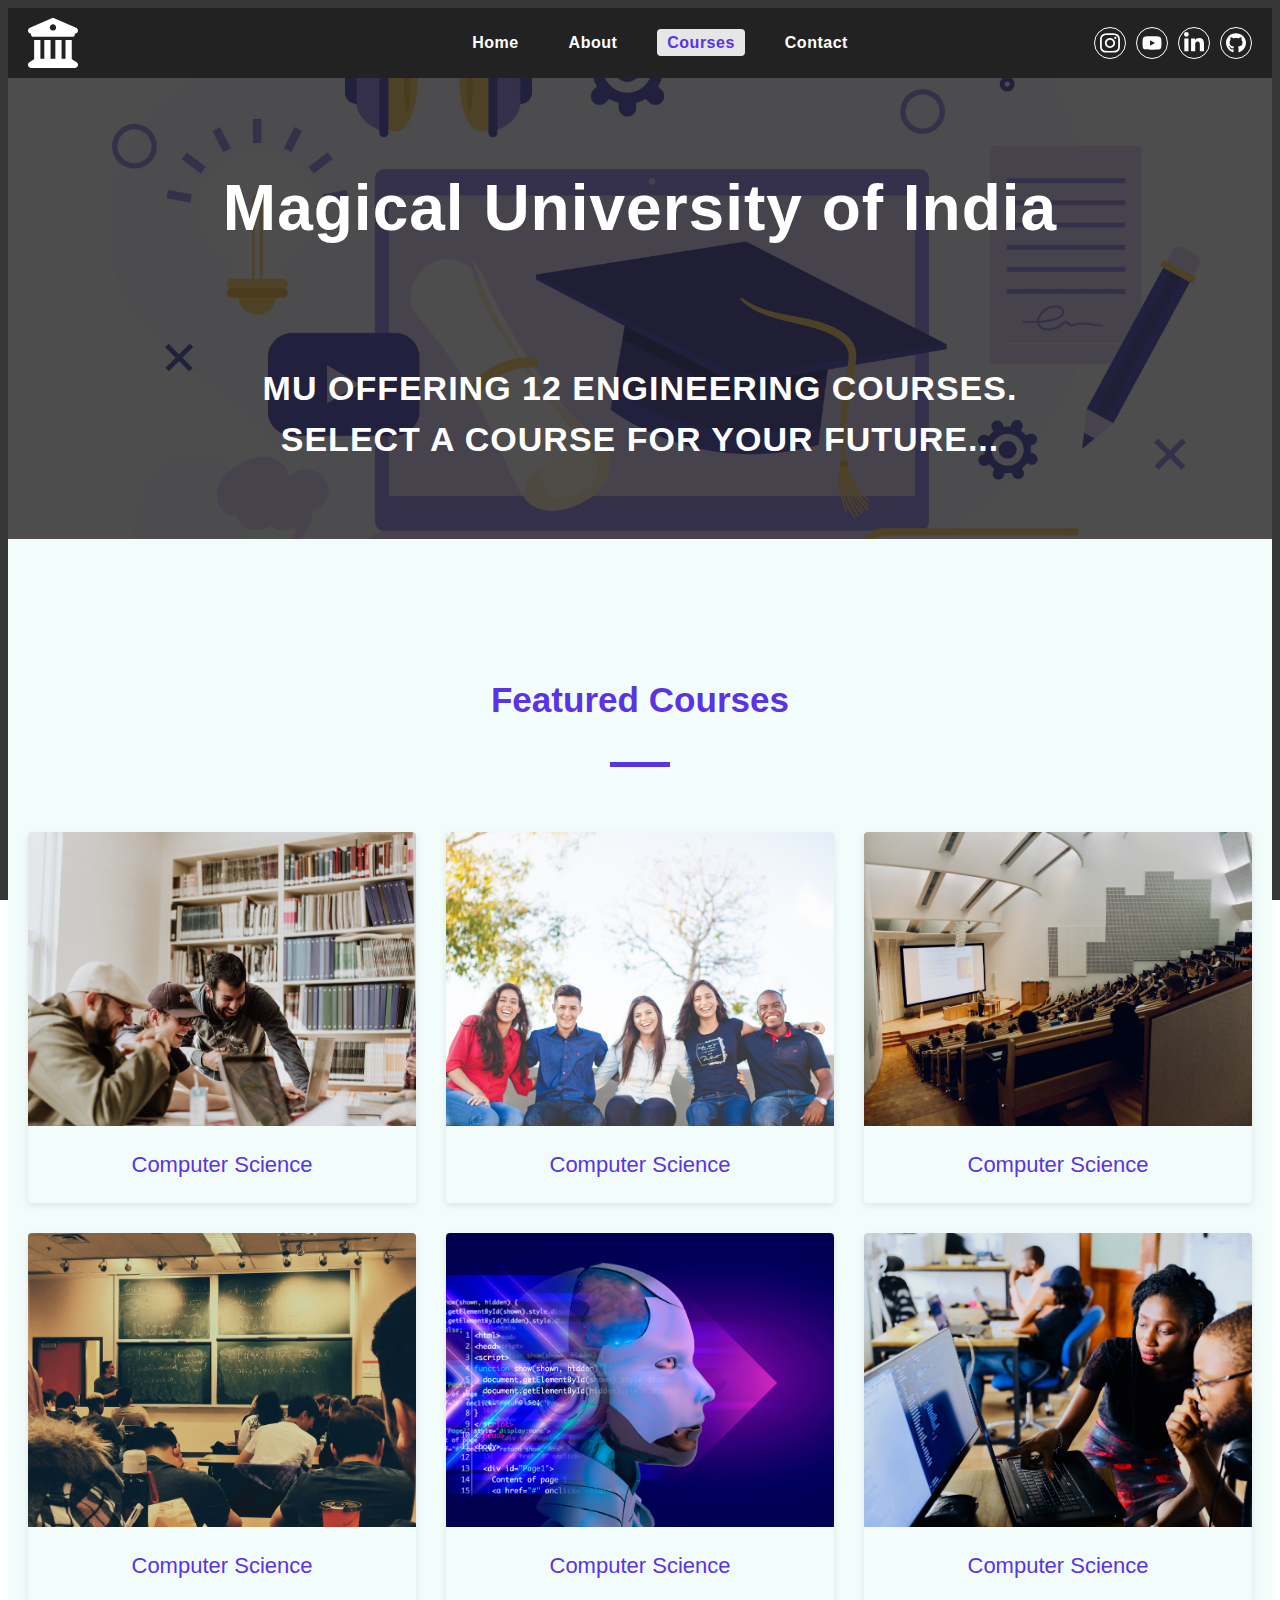
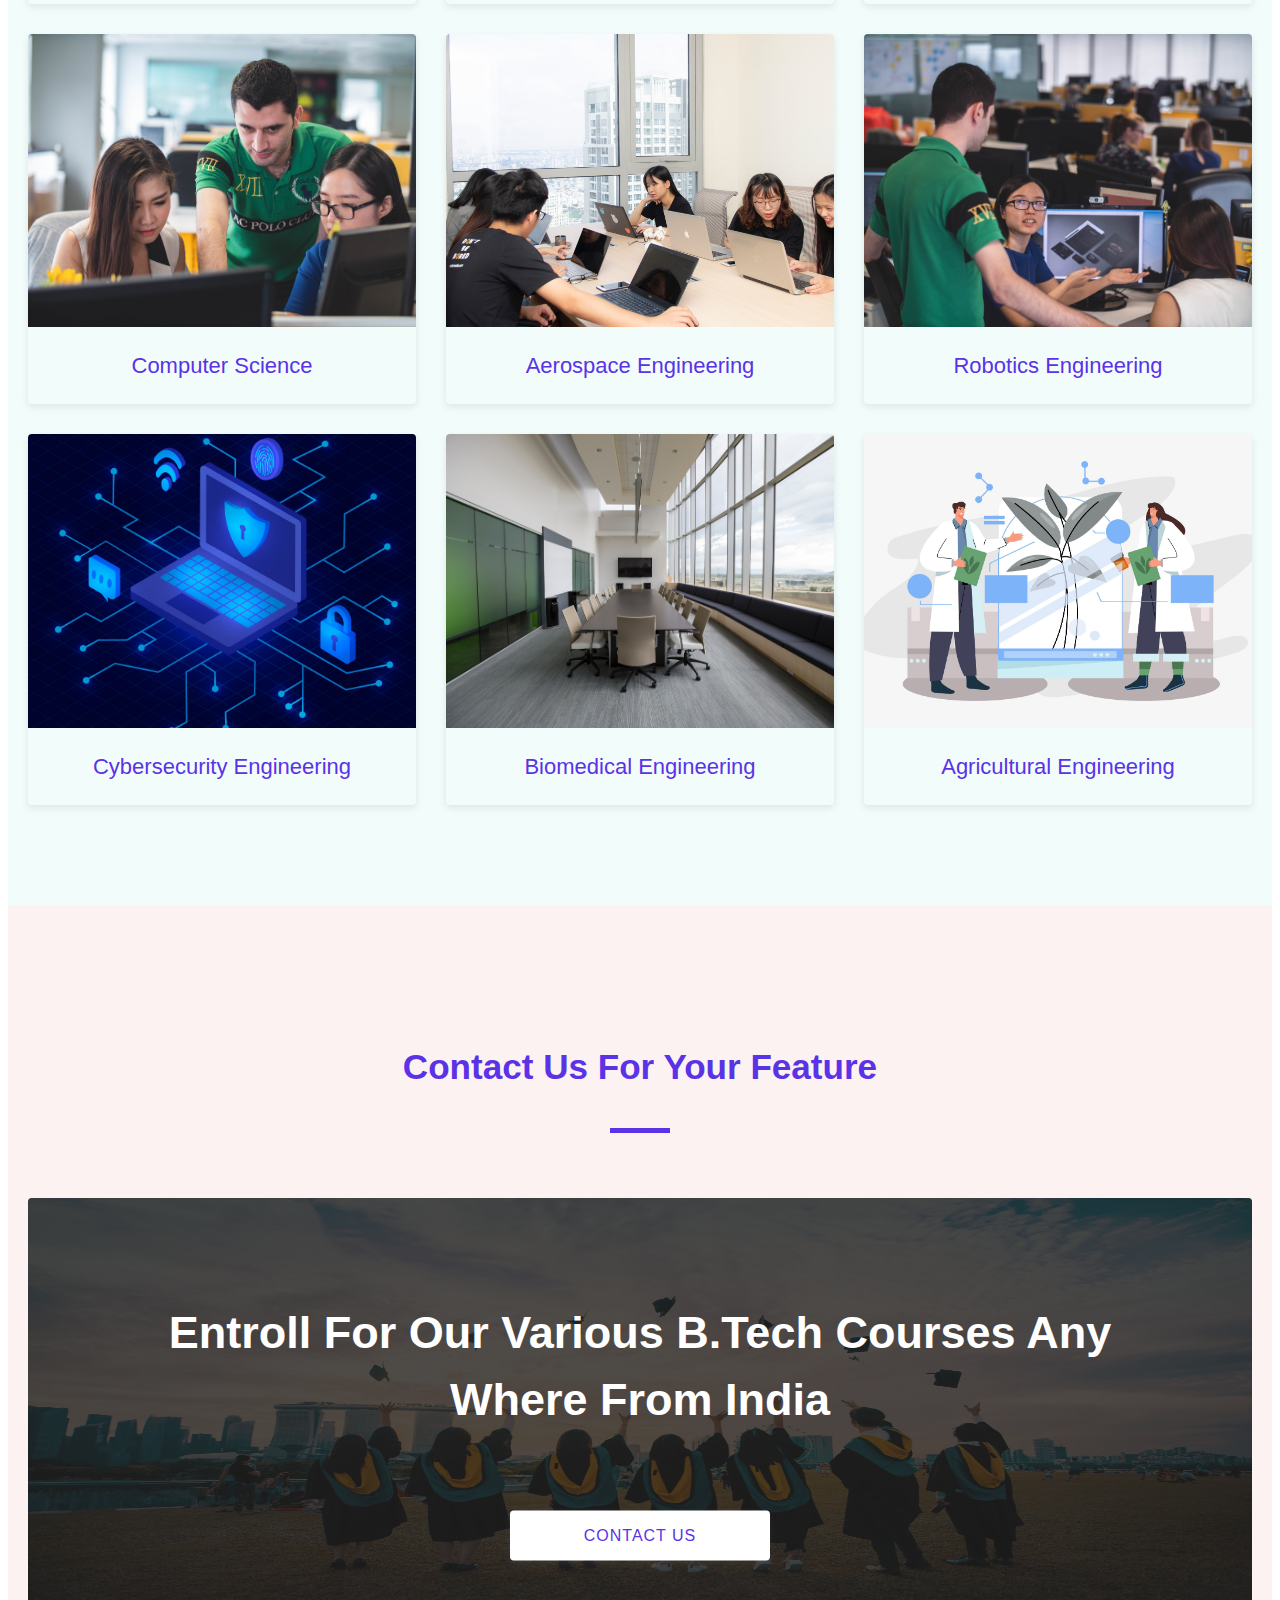
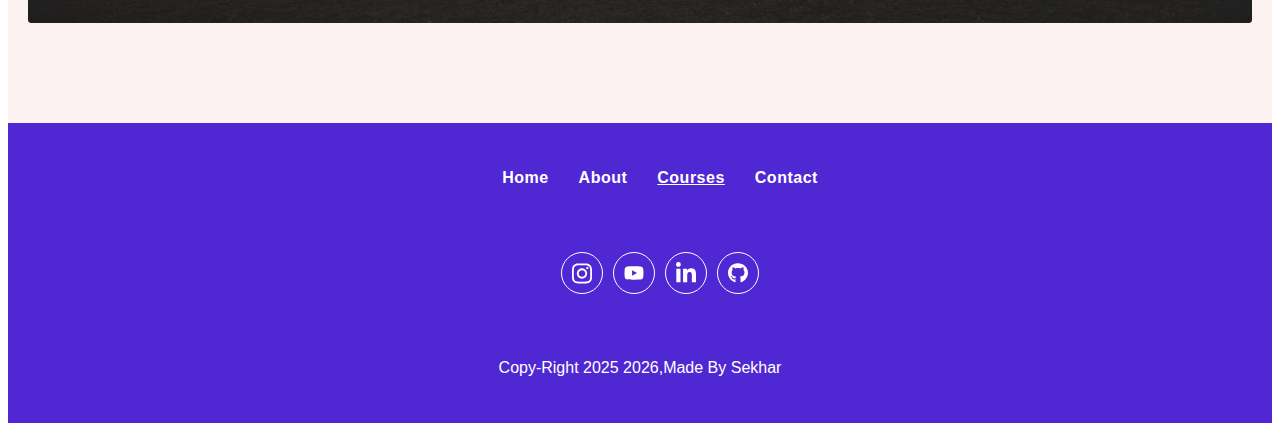
<file: courses.html>
<!DOCTYPE html>
<html lang="en">
<head>
  <meta charset="UTF-8">
  <meta name="viewport" content="width=device-width, initial-scale=1.0">
  <title>srikanth |courses vellore of technology</title>
  <link rel="shortcut icon" href="./icons/university.svg" type="image/x-icon">
  <link rel="stylesheet" href="./css/style.css">
  <link rel="stylesheet" href="./css/navbar.css">
  <link rel="stylesheet" href="./css/common.css">
  <link rel="stylesheet" href="./css/sidebar.css">
  <link rel="stylesheet" href="./css/footer.css">
  <link rel="stylesheet" href="./css/home.css">
  <script src="./js/app.js" defer></script>
</head>
<body>
  <!-- nav section start -->
  <nav class="nav-container">
    <div class="nav-center wrapper">
      <div class="logo-section">
        <a href="./">
        <img src="./icons/university.svg"
         alt="university-logo" 
         class="logo"
         /></a>
      </div>
      <div class="hamburger">
         <img src="./icons/bars.svg" alt="side bar open button" />
      </div>
      <div class="nav-links-main">
        <ul  class="nav-links">
          <li><a href="./" class="nav-link ">home</a></li>
          <li><a href="./about.html" class="nav-link">about</a></li>
          <li><a href="./courses.html" class="nav-link active">courses</a></li>
          <li><a href="./contact.html" class="nav-link">contact</a></li>

        </ul>
      </div>
      <div class="nav-social-links-main">
        <ul class="nav-social-links">
          <li class="nav-social-link">
            <a href="https://www.instagram.com/p.p.s.sekhar/" >
              <img src="./icons/instagram.svg" alt="instagram icon">
            </a>
          </li>
          <li class="nav-social-link">
            <a href="https://www.youtube.com/@sekhar_yt-telugu/" >
              <img src="./icons/youtube.svg" alt="youtube icon">
            </a>
          </li>
          <li class="nav-social-link">
            <a href="https://www.linkedin.com/in/p-p-s-sekhar-9000692a9/" >
              <img src="./icons/linkedin.svg" alt="linked in icon">
            </a>
          </li>
          <li class="nav-social-link">
            <a href="https://github.com/PARAMATIPREMASURYASEKHAR" >
              <img src="./icons/github.svg" alt="github icon">
            </a>
          </li>
        </ul>
      </div>
  </div>
  </nav>
  <!-- nav section end -->
   <!-- side bar start -->
    <aside class="sidebar-container">
      <div class="sidebar-center wrapper">
        <div class="side-header ">
          <div class="logo-selection">
            <a href="#home" >
              <img 
              src="./icons/university.svg" alt="university-logo" >
            </a>
          </div>
          <div class="close-button">
            <img src="./icons/close.svg" alt="side bar close button" />
          </div>
        </div>
        <div class="sidebar-content paddingtop-mobile-fifty">
          <div class="sidebar-links-main">
          <ul class="sidebar-links">
            <li><a href="./" class="nav-link ">home</a></li>
            <li><a href="./about.html" class="nav-link">about</a></li>
            <li><a href="./courses.html" class="nav-link active">courses</a></li>
            <li><a href="./contact.html" class="nav-link">contact</a></li>
          </ul>
          </div>
        </div>
        
      </div>

    </aside>

  <!-- side bar end -->
    <!-- hero section start -->
       <div class="page-hero-container">
      <div class="page-hero">
        <div class="hero-img-component">
          <div class="img-container">
            <img
              src="./assets/courses-banner.jpeg"
              alt="courses page hero image"
            />
          </div>
        </div>
        <div
          class="hero-box paddingbottom-mobile-thirty paddingtop-mobile-fifty">
          <div class="hero-content wrapper text-container text-center">
            <h1 class="heading heading">Magical University of India</h1>
            <h3 class="small-heading">MU offering 12 engineering courses. <br> Select a course for your future...</h3>
            </h3>
          </div>
        </div>
      </div>
    </div>
  <!-- hero section end -->
<!--  courses section start-->
<div class="featured-courses-container light-blue-background">
  <div class="featured-courses-center wrapper">
    <div class="section-title paddingtop-mobile-fifty paddingtop-desktop-hundred">
      <h3 class="title">featured courses</h3>
      <div class="underline"></div>
    </div>
    <section
     class="featured-couses three-column-layout paddingtop-mobile-fifty paddingtop-desktop-fifty paddingbottom-mobile-fifty paddingbottom-desktop-hundred">
      <!-- single course start -->
       <article class="single-course">
        <div class="img-container">
          <img src="./assets/course-1.jpeg" alt="course1">
        </div>
        <div class="course-title">
          <p>computer science</p>
        </div>
       </article>
      <!-- single course end -->
      <!-- single course start -->
       <article class="single-course">
        <div class="img-container">
          <img src="./assets/course-2.jpeg" alt="course2">
        </div>
        <div class="course-title">
          <p>computer science</p>
        </div>
       </article>
      <!-- single course end -->
      <!-- single course start -->
       <article class="single-course">
        <div class="img-container">
          <img src="./assets/course-3.jpeg" alt="course3">
        </div>
        <div class="course-title">
          <p>computer science</p>
        </div>
       </article>
      <!-- single course end -->
      <!-- single course start -->
       <article class="single-course">
        <div class="img-container">
          <img src="./assets/course-4.jpeg" alt="course4">
        </div>
        <div class="course-title">
          <p>computer science</p>
        </div>
       </article>
      <!-- single course end -->
      <!-- single course start -->
       <article class="single-course">
        <div class="img-container">
          <img src="./assets/course-5.jpeg" alt="course5">
        </div>
        <div class="course-title">
          <p>computer science</p>
        </div>
       </article>
      <!-- single course end -->
       <!-- single course start -->
       <article class="single-course">
        <div class="img-container">
          <img src="./assets/course-6.jpeg" alt="course6">
        </div>
        <div class="course-title">
          <p>computer science</p>
        </div>
       </article>
      <!-- single course end -->
      <!-- single course start -->
       <article class="single-course">
        <div class="img-container">
          <img src="./assets/course-7.jpeg" alt="course7">
        </div>
        <div class="course-title">
          <p>computer science</p>
        </div>
       </article>
      <!-- single course end -->
       <!-- single course start -->
       <article class="single-course">
        <div class="img-container">
          <img src="./assets/course-8.jpeg" alt="course8">
        </div>
        <div class="course-title">
          <p>Aerospace engineering</p>
        </div>
       </article>
      <!-- single course end -->
       <!-- single course start -->
       <article class="single-course">
        <div class="img-container">
          <img src="./assets/course-9.jpeg" alt="course9">
        </div>
        <div class="course-title">
          <p>Robotics Engineering</p>
        </div>
       </article>
      <!-- single course end -->
       <!-- single course start -->
       <article class="single-course">
        <div class="img-container">
          <img src="./assets/course-10.jpeg" alt="course10">
        </div>
        <div class="course-title">
          <p>Cybersecurity Engineering</p>
        </div>
       </article>
      <!-- single course end -->
       <!-- single course start -->
       <article class="single-course">
        <div class="img-container">
          <img src="./assets/course-11.jpeg" alt="course11">
        </div>
        <div class="course-title">
          <p>Biomedical engineering</p>
        </div>
       </article>
      <!-- single course end -->
       <!-- single course start -->
       <article class="single-course">
        <div class="img-container">
          <img src="./assets/course-12.jpeg" alt="course12">
        </div>
        <div class="course-title">
          <p>Agricultural engineering</p>
        </div>
       </article>
      <!-- single course end -->
    </section>
  </div>
</div>

<!-- courses section end -->
<!-- contact promotion section start -->
    <div class="contact-promotion-container  light-pink-background">
      <div class="contact-promotion-center wrapper">
        <div class="section-title paddingtop-mobile-fifty paddingtop-desktop-hundred">
          <h3 class="title">contact us for your feature</h3>
          <div class="underline"></div>
        </div>
        <section 
        class="contact-promotion paddingtop-mobile-thirty paddingtop-desktop-fifty paddingbottom-mobile-fifty paddingbottom-desktop-hundred ">
        <div class="contact-promo-img">
            <img src="./assets/contact-promotion.jpeg" alt="contact-promotion image">
          <div class="contact-info-container text-center text-container">
            <h2 class="contact-heading">
              entroll for our various b.tech courses any where from india
            </h2>
            <a href="./contact.html" class="button-primary-light">contact us</a>

          </div>
        </div>
        </section>

      </div>
    </div>

  <!--  contact promotion section end -->

  <!-- footer session start -->
   <footer>
    <div class="footer-container">
      <div class="footer-center wrapper">

        <div class="footer-links-main">
          <ul class="footer-links">
            <li><a href="./" class="footer-link ">home</a></li>
            <li><a href="./about.html" class="footer-link">about</a></li>
            <li><a href="./courses.html" class="footer-link active">courses</a></li>
            <li><a href="./contact.html" class="footer-link">contact</a></li>

          </ul>
        </div>
        <div class="social-links-main">
          <ul class="social-links">
            <li class="social-link"><a href="https://www.instagram.com/p.p.s.sekhar/" ><img src="./icons/instagram.svg" alt="instagram icon"></a>
            </li>
            <li class="social-link"><a href="https://www.youtube.com/@sekhar_yt-telugu/" ><img src="./icons/youtube.svg" alt="youtube icon"></a>
            </li>
            <li class="social-link"><a href="https://www.linkedin.com/in/p-p-s-sekhar-9000692a9/" ><img src="./icons/linkedin.svg" alt="linked in icon"> </a>
            </li>
            <li class="social-link"><a href="https://github.com/PARAMATIPREMASURYASEKHAR" ><img src="./icons/github.svg" alt="github icon"></a>
            </li>
          </ul>
        </div>
        
        <div class="footer-copy-right">
          <p>copy-right 2025 <span class="copy-right-date">2026</span>,made by sekhar  </p>     
        </div>


      </div>
    </div>
   </footer>
  <!-- footer session end -->
</body>
</html>
</file>
<file: css/style.css>
@import url('https://fonts.googleapis.com/css2?family=Inter:ital,opsz,wght@0,14..32,100..900;1,14..32,100..900&display=swap');
:root{
    --clr-primary:#5a33e6;
    --clr-primary2: #582bee;
    --clr-primary-light:#224ff2;
    --clr-white: #ffffff;
    --clr-white-light: #f0f0f0f3;
    --clr-shadow: #74747429;
    --clr-black: #000000a9;
    --clr-black-30: rgba(34, 32, 32, 0.3);
    --clr-black-80: #222020cc;
    --clr-black-90: #212020e6;
    --clr-pink-light: #fdf2f2;
    --clr-blue-light: #f2fdfb;
    --box-shadow-light: 0px 3px 7px var(--clr-shadow);
    --box-shadow-dark: 0px 3px 7px var(--clr-black-30);
    --font-family: Arial, Helvetica, sans-serif;
    --transition:all 0.3s linear;
    --radius:4px;
}
/* global styles */
*::after,
::before{
    margin:0px;
    padding:0px;
    box-sizing:border-box;
}

*:focus{
    outline-width:2px;
    outline-offset:1px;
    outline-color:var(--clr-primary);
}
ul{
    list-style-type:none;
}
a{
    text-decoration:none;
}
img{
    display:block;
}
body{
    color:var(--clr-black);
    background:var(--clr-white);
    font-family:var(--font-family);
    line-height:1.5;

}

/* global classes */


.wrapper{
    max-width: 1250px;
    margin-left: auto;
    margin-right: auto;
    padding-left: 20px;
    padding-right: 20px;
}
.display-block{
    display: block !important;
}
.text-container{
    max-width: 1000px;
    margin-left: auto;
    margin-right: auto;    
}
.text-center{
    text-align: center;
}
.text-left{
    text-align: left;
}
.text-right{
    text-align: right;
}

.section-title{
    font-size: 30px;
    font-weight: bold;
    text-transform: capitalize;
    text-align: center;
    margin-bottom: 15px;
    color: var(--clr-primary);


}
.section-title .underline{
    width: 60px;
    height: 5px;
    background-color: var(--clr-primary);
    margin-left: auto;
    margin-right: auto;
}
@media screen and (max-width: 991px) {
  .full-width-mobile {
    width: 100%;
  }
}
@media screen and (min-width: 992px){
  .full-width-desktop {
    width: 100%;
  }

}
.light-pink-background {
  background: var(--clr-pink-light);
}
.light-blue-background {
  background: var(--clr-blue-light);
}
/* buttons & inputs */

.button-primary-light, .button-primary-dark{
    text-transform:uppercase;
    border: none;
    cursor: pointer;
    height: 45px;
    transition: var(--transition);
    font-size: 16px;
    letter-spacing: 1px;
    padding-left:20px;
    padding-right:20px;
    display: inline-flex;
    justify-content: center;
    align-items: center;
    border-radius: var(--radius);


}
.button-primary-light{
    background-color: var(--clr-white);
    color: var(--clr-primary);
    box-shadow: var(--box-shadow-light);
}
.button-primary-light:hover{
    background-color: var(--clr-white-light);
    box-shadow: var(--box-shadow-dark);
  
}
.button-primary-dark{
    background-color: var(--clr-primary);
    color: var(--clr-white);
    box-shadow: var(--box-shadow-dark);
}
.button-primary-dark:hover{
    background-color: var(--clr-primary-light);
    box-shadow: var(--box-shadow-light);
}

.primary-input,.primary-text-area{
    height: 40px;
    font-size: 16px;
    line-height: 25px;   
    padding-left: 5px;
    padding-right: 5px;
    border-radius: 2px;
    border: 2px solid var(--clr-shadow);
    letter-spacing: 1px;
    font-family: var(--font-family);

}
.primary-text-area{
    height: unset;
    padding-top: 15px;
    padding-bottom: 15px;
    resize: vertical;

}
.primary-input::placeholder,.primary-text-area::placeholder{
    text-transform: capitalize;

}





@media screen and (min-width:769px){
    .button-primary-dark,
     .button-primary-light{
        height: 50px;
        min-width: 220px;
}
    .primary-input{
        height: 50px;
        
}
}
/* animations */
@keyframes bounceAnimation {
    0%
    {
        transform: scale(0.9);
    }
    100%
    {
        transform: scale(1.01);
    }
}
</file>
<file: css/navbar.css>
/* nav bar styles */
.nav-container{
    background-color: var(--clr-black-90);
    width: 100%;
    min-height: 50px;
    display: flex;
    justify-content: center;
    align-items: center;
    top :-70px;

}
.nav-container.sticky-nav {
    position: fixed;
    top: 0;
    left: 0;
    z-index: 9;
    box-shadow: var(--transition);
}

.nav-center{
    width: 100%;
    display: grid;
    grid-template-columns: repeat(2,1fr);
    align-items: center;
    justify-content: center;

}
.nav-links-main{
    display: none;
}
.nav-social-links-main{
    display: none;
}
.nav-container .logo-section{
    width: 30px;
}
.nav-container .hamburger{
    width: 25px;
     display:flex;
    justify-self: flex-end; 
}

@media screen and (min-width: 992px) {
    .nav-center{
        min-height: 70px;
    }
    .nav-center{
        grid-template-columns:repeat(3,1fr);
    }
    .nav-container .logo-section{
        width: 50px;
        cursor: pointer;
    }
    .nav-container .hamburger{
        display: none;
    }
    .nav-center .nav-links-main{
        display: flex;
    }
   
    .nav-container .nav-links{
        display: flex;
        column-gap: 30px;
    }
    .nav-container .nav-link{
        color: var(--clr-white);
        font-size: 16px;
        text-transform: capitalize;
        font-weight: bold;
        letter-spacing: 0.5px;
        padding: 5px 10px;
        border-radius: var(--radius);
        transition: var(--transition);
    }
    .nav-container .nav-link.active, .nav-container .nav-link:hover{
        
        
        background:var(--clr-white-light);
        color:var(--clr-primary);
    

    }
    
    .nav-center .nav-social-links-main{
        display: flex;
        justify-self:flex-end;


    }
    .nav-center .nav-social-links-main .nav-social-links{
        display: flex;
        column-gap: 10px;
        justify-content: center;
        align-items: center;
    }
    .nav-social-links .nav-social-link{
        width: 30px;
        height: 30px;
        border: 1px solid var(--clr-white);
        border-radius: 50%;
        display: flex;
        justify-content: center;
        align-items: center;

    }
    .nav-container .nav-social-link img{
    width: 20px;

    }

    .nav-social-links-main .nav-social-link:hover{
        transition:var(--transition);
        transform: translatey(-3px);
        

    }



}
</file>
<file: css/common.css>
/*hero page container  */
.page-hero-container {
    width: 100%;
}
.page-hero-container .hero-img-component {
    aspect-ratio: 375/220;
    overflow: hidden;
}
.page-hero-container .img-container,
.page-hero-container img{
    width: 100%;
    height: 100%;
    object-fit: cover;
}
.page-hero-container .hero-box{
    width: 100%;
    background:var(--clr-primary);
    min-height: 250px;
    display: flex;
    justify-content: center;
    align-items: center;
}
.page-hero-container .hero-content{
    display: flex;
    flex-direction: column;
    row-gap: 30px;
}
.page-hero-container .heading{
    font-size: 24px;
    color: var(--clr-white);
    letter-spacing: 1px;
}
.page-hero-container .desc{
    color: var(--clr-white);
    font-size: 16px;
    letter-spacing: 1px;
    font-weight: bold;
}
.page-hero-container .small-heading {
  font-size: 18px;
  letter-spacing: 1px;
  text-transform: uppercase;
  color: var(--clr-white);
}

@media screen and (min-width :992px)
{
    .page-hero-container{
        position:relative;
    }
    .page-hero-container .hero-img-component {
        aspect-ratio: 1920/700;
        position: relative;
    }
    .home-page.page-hero-container .hero-img-component{
        aspect-ratio: 1920/1080;
        position: relative;
    }
     .page-hero-container .heading {
    font-size: 64px;
  }
    .page-hero-container .hero-img-component::before{
        position: absolute;
        content: "";
        width: 100%;
        height: 100%;
        top:0;
        left:0;
        background: var(--clr-black-80);

    }

    .page-hero-container .hero-box{
    position: absolute;
    background: transparent;
    top: 50%;
    left: 50%;
    transform: translate(-50%,-50%);
    
    }
    .page-hero-container .small-heading{
        font-size: 34px;
    }
    .page-hero-container .home-button{
        animation: bounceAnimation 1s linear infinite alternate;
    }

}
/* contact promotion styles */
.contact-promotion{
    width: 100%;
}
 .contact-promotion .contact-promo-img{
    position: relative;
    aspect-ratio: 355/400;
    overflow: hidden;
    border-radius: var(--radius);
     
}
.contact-promotion .contact-promo-img::before{
    position: absolute;
    content: "";
    width: 100%;
    height: 100%;
    top: 0;
    left: 0;
    background: var(--clr-black-80);
}

.contact-promotion .contact-promo-img img{
    height: 100%;
    width: 100%;
    

}

.contact-promotion .contact-info-container{
    width: 100%;
    height: 100%;
    position: absolute;
    top:50%;
    left: 50%;
    transform: translate(-50%,-50%);
    display:flex;
    flex-direction: column;
    row-gap: 40px;
    align-items: center;
    justify-content: center;
}
.contact-info-container .contact-heading{
    font-size: 35px;
    color: var(--clr-white);
    text-transform: capitalize;
}
@media screen and (min-width:992px) {
    .contact-promotion .contact-promo-img{
        aspect-ratio: 1259/437;
    }
    .contact-info-container .contact-heading{
    font-size: 45px;
   
}
    
}
/* layout classes */
.three-column-layout{
    display: grid;
    grid-template-columns: 1fr;
    gap:30px
}
@media screen and (min-width:769px) {
    .three-column-layout{
    grid-template-columns: 1fr 1fr;
}
}
@media screen and (min-width:992px) {
    .three-column-layout{
    grid-template-columns: 1fr 1fr 1fr;
}
    
}



/* padding classes */
@media screen and (max-width: 991px) {
    .paddingtop-mobile-ten{
        padding-top: 10px !important;
    }
    .paddingtop-mobile-twenty{
        padding-top: 20px !important; 

    }
    .paddingtop-mobile-thirty{
        padding-top: 30px !important;
    }
    .paddingtop-mobile-forty{
        padding-top: 40px !important;
    }
    .paddingtop-mobile-fifty{
        padding-top: 50px !important;
    }
    .paddingbottom-mobile-ten{
        padding-bottom: 10px !important;
    }
    .paddingbottom-mobile-twenty{
        padding-bottom: 20px !important; 

    }
    .paddingbottom-mobile-thirty{
        padding-bottom: 30px !important;
    }
    .paddingbottom-mobile-forty{
        padding-bottom: 40px !important;
    }
    .paddingbottom-mobile-fifty{
        padding-bottom: 50px !important;
    }
}
@media screen and (min-width: 992px) {
    .paddingtop-desktop-ten{
        padding-top: 10px !important;

    }

    .paddingtop-desktop-twenty{
        padding-top: 20px ! important;  

    }
    .paddingtop-desktop-thirty{
        padding-top: 30px ! important; 
    }
    .paddingtop-desktop-forty{
        padding-top: 40px ! important; 
    }
    .paddingtop-desktop-fifty{
        padding-top: 50px ! important; 
    }
    .paddingtop-desktop-sixty{
        padding-top: 60px ! important; 
    }
    .paddingtop-desktop-seventy{
        padding-top: 70px ! important; 
    }
    .paddingtop-desktop-eighty{
        padding-top: 80px ! important; 
    }
    .paddingtop-desktop-ninety{
        padding-top: 90px ! important; 
    }
    .paddingtop-desktop-hundred{
        padding-top: 100px ! important; 
    }
    .paddingbottom-desktop-ten{
        padding-bottom: 10px ! important; 
    }
    .paddingbottom-desktop-twenty{
        padding-bottom: 20px ! important;  

    }
    .paddingbottom-desktop-thirty{
        padding-bottom: 30px ! important; 
    }
    .paddingbottom-desktop-forty{
        padding-bottom: 40px ! important; 
    }
    .paddingbottom-desktop-fifty{
        padding-bottom: 50px ! important; 
    }
    .paddingbottom-desktop-sixty{
        padding-bottom: 60px ! important; 
    }
    .paddingbottom-desktop-seventy{
        padding-bottom: 70px ! important; 
    }
    .paddingbottom-desktop-eighty{
        padding-bottom: 80px ! important; 
    }
    .paddingbottom-desktop-ninety{
        padding-bottom: 90px ! important; 
    }
    .paddingbottom-desktop-hundred{
        padding-bottom: 100px ! important; 
    }

}
</file>
<file: css/sidebar.css>
/* side bar styles */
.sidebar-container{
    background: var(--clr-black);
    width: 100%;
    height: 100vh;
    position: fixed;
    top: 0px;
    left: -100%;
    opacity: 0;
    z-index: 10;

}
.sidebar-container.show-sidebar{
    left: 0px;
    opacity: 1;
    
    
}
.sidebar-container .logo-selection{
    width: 30px;
}
.sidebar-container .close-button{
    width: 30px;
}
.sidebar-container .side-header{
    width: 100%;
    
    display: flex;
    justify-content: space-between;
    align-items: center;
    min-height: 50px;
    border-bottom: 1px solid var(--clr-black-30);
}
.sidebar-container .sidebar-content{
    width: 100%;
    height: 100%;
    display: flex;
    justify-content: center;
}
.sidebar-container .sidebar-links{
    display: flex;
    flex-direction: column;
    row-gap: 20px;
    align-items: center;

}
.sidebar-container .sidebar-links .nav-link{
        color: var(--clr-white);
        font-size: 16px;
        text-transform: capitalize;
        font-weight: bold;
        letter-spacing: 0.5px;
        padding: 5px 10px;
        border-radius: var(--radius);
        transition: var(--transition);
    
}
.sidebar-container .sidebar-links .nav-link.active, .sidebar-container .sidebar-links .nav-link:hover{
        background:var(--clr-white-light);
        color:var(--clr-primary);
}
</file>
<file: css/footer.css>
/* footer styles */
.footer-container{
    width: 100%;
    min-height: 300px;
    background-color:hsl(254, 69%, 49%);
    z-index:1;
    display: flex;
    justify-content: center;
    align-items: center;
}
.footer-container::before{
    content: "";
    position: absolute;
    top:0;
    left:0;
    width: 100%;
    height: 100%;
    background:var(--clr-black-90);
    z-index:-1;
}
.footer-container .footer-center{
    display: flex;
    flex-direction: column;
    row-gap: 30px;
}
.footer-container .footer-links{
    display: flex;
    column-gap: 30px;
    justify-content: center;
    align-items: center;
}
.footer-container .footer-link{
    color: var(--clr-white);
    font-size: 16px;
    text-transform: capitalize;
    font-weight: bold;
    letter-spacing: 0.5px;
    border-radius: var(--radius);
}
.footer-container .footer-link.active,
.footer-container .footer-link:hover{
    color: var(--clr-white);
    text-decoration: underline;
    transition: var(--transition);

}
.footer-container .social-links{
    display: flex;
    column-gap: 10px;
    justify-content: center;
    align-items: center;
}
.footer-container .social-link{
        width: 40px;
        height: 40px;
        border: 1px solid var(--clr-white);
        border-radius: 50%;
        display: flex;
        justify-content: center;
        align-items: center;
}
 .footer-container .social-link img{
    width: 20px;
 }
 .footer-container .social-link:hover{
    transition:var(--transition);
        transform: translatey(-3px);
 }
 .footer-copy-right p{
    color: var(--clr-white);
    font-size: 16px;
    text-align: center;
    text-transform: capitalize;
 }
</file>
<file: css/home.css>
/* featured courses */
.single-course{
    width: 100%;
    height: 100%;
    color: var(--clr-white);
    box-shadow: var(--box-shadow-light);
    border-radius: var(--radius);
    transition: var(--transition);
}
.single-course:hover{
    box-shadow: var(--box-shadow-dark);
    transform: translateY(2px) scale(1.002);
}
.single-course .img-container{
    aspect-ratio:355/250;
    overflow: hidden;
}
.single-course .img-container img{
    width: 100%;
    height: 100%;
    object-fit: cover;
    border-top-left-radius: var(--radius);
    border-top-right-radius: var(--radius);
    transition: var(--transition);
}
.single-course .course-title{
    font-size: 22px;
    text-transform: capitalize;
    text-align: center;
    color: var(--clr-primary);
    padding-left: 20px;
    padding-right: 20px;
    margin-bottom: 10px;
}
@media screen and (min-width:992px) {
    .single-course .img-container{
        aspect-ratio: 396/300;
    }
    .single-course:hover img{
        transform: scale(1.05) rotatez(2deg);
    }

}
/* our campuses section styles*/
.each-campues{
    width: 100%;
    border: var(--radius);
    background: var(--clr-white);
    box-shadow: var(--box-shadow-light);
    transition: var(--transition);
}
.each-campues:hover{
    box-shadow: var(--box-shadow-dark);
    transform: translatey(2px) scale(1.002);
}
.each-campues .image-container{
    aspect-ratio: 355/250;
    position: relative;
}
.each-campues .image-container img{
    width: 100%;
    height: 100%;
    object-fit: cover;
    border-bottom-left-radius: var(--radius);
    border-bottom-right-radius: var(--radius);
}
.each-campues .share-icon-campus{
    width: 40px;
    height: 40px;
    position: absolute;
     left:50%;
     bottom: 0%;
    transform:translate(-50%,50%);
    border-radius: 50%;
    background-color: var(--clr-white);
    display: flex;
    justify-content: center;
    align-items: center;
    padding: 10px;
    transition: var(--transition);
    border: 7px solid var(--clr-pink-light);
}
.each-campues .img-container .share-icon-campus:hover{
    border-color: var(--clr-blue-light);
    background:var(--clr-pink-light);
}
.each-campues .share-icon-campus img{
    width: 100%;
    height: 100%;
    object-position: cover;
}
.each-campues .campus-info{
    margin-top: 50px;
    margin-bottom: 30px;
    padding-left: 10px;
    padding-right: 10px;
}
.each-campues .campus-info .campus-title{
    font-size: 22px;
    text-transform: capitalize;
    color: var(--clr-primary);
    letter-spacing: 1px;
    
}
.each-campues .campus-info .desc{
    font-size: 16px;
    text-transform: capitalize;
    letter-spacing: 1px;
    margin-bottom: 20px;
    margin-top: 20px;
    display: -webkit-box;
    -webkit-line-clamp: 3;
    line-clamp: 3;
    -webkit-box-orient: vertical;
    overflow: hidden;

}
.each-campues .campus-info .adress{
    font-size: 16px;
    text-transform: capitalize;
    color: var(--clr-primary);
    letter-spacing: 1px;
    
}
@media screen and (min-width:992px) {
    .each-campues .image-container{
        aspect-ratio: 395/250;
    }
}
</file>
<file: css/single-featured.css>
/* single-featured-component styles */
.single-featured-container{
    width: 100%;
}
.single-featured-container .single-featured-image{
    width: 100%;
    aspect-ratio: 355/300;
    overflow: hidden;
    border-radius: var(--radius);
    box-shadow: var(--box-shadow-dark);
}
.single-featured-container .single-featured-image img{
    width: 100%;
    height: 100%;
    object-fit: cover;
    border-radius: var(--radius);
}
.single-featured-container .single-featured-text-component .about-info{
    display: flex;
    flex-direction: column;
    gap:30px;

}
.single-featured-container .single-featured-text-component .about-info p{
    font-size: 16px;
    letter-spacing: 1px;
    text-transform:lowercase;
    font-family:'Times New Roman', Times, serif;
}
.single-featured-container .single-featured-text-component .about-info .contact-us-form
{
    display: flex;
    flex-direction: column;
    gap: 25px;
    align-items: flex-start;
}

@media screen and (min-width:992px) {
    .single-featured{
        display: flex;
        justify-content:space-between;
        align-items: center;
    }
    .single-featured-container.reverse-content .single-featured {
    flex-direction: row-reverse;
  }
    .single-featured-image,
    .single-featured-text-component{
        flex: 0  0 calc(50% - 30px);
    }
    .single-featured-container .single-featured-image {
    aspect-ratio: 625/550;
  }
}
</file>
